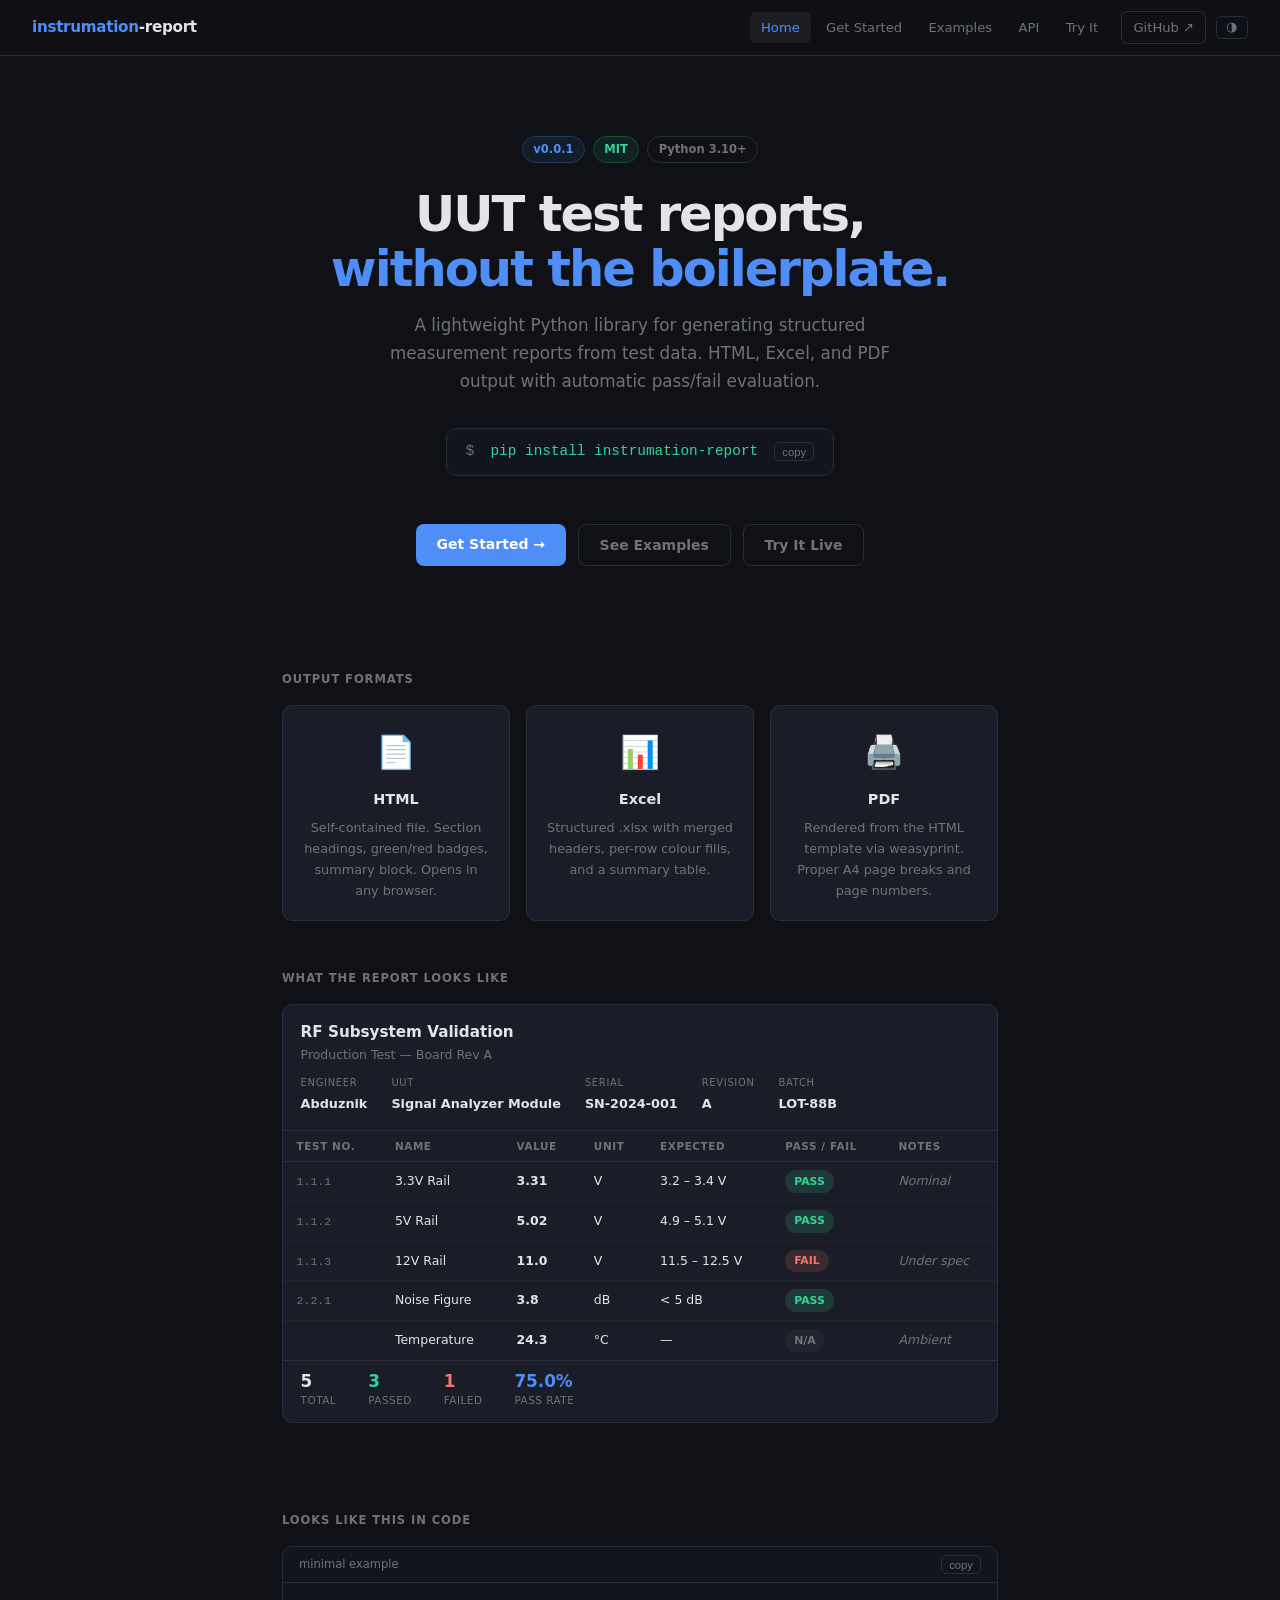
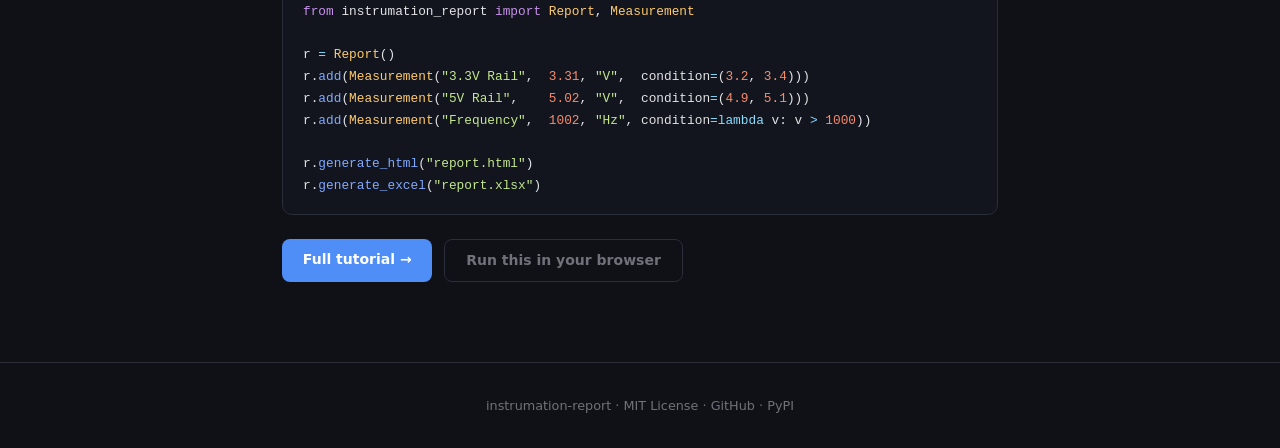
<file: index.html>
<!DOCTYPE html>
<html lang="en">
<head>
  <meta charset="UTF-8" />
  <meta name="viewport" content="width=device-width, initial-scale=1.0" />
  <title>instrumation-report — UUT measurement reports in Python</title>
  <link rel="stylesheet" href="assets/style.css" />
  <style>
    /* ── Hero ── */
    .hero {
      max-width: 720px;
      margin: 0 auto;
      padding: 5rem 2rem 3.5rem;
      text-align: center;
    }
    .hero h1 {
      font-size: clamp(2rem, 5vw, 3.1rem);
      font-weight: 800;
      letter-spacing: -.04em;
      line-height: 1.1;
      margin-bottom: 1rem;
    }
    .hero h1 .hl { color: var(--accent); }
    .hero p { font-size: 1.05rem; color: var(--muted); max-width: 520px; margin: 0 auto 2rem; }
    .hero-btns { display: flex; gap: .75rem; justify-content: center; flex-wrap: wrap; margin-bottom: 3rem; }

    /* ── Install ── */
    .install-center {
      display: flex;
      justify-content: center;
      margin-bottom: 1.5rem;
    }

    /* ── Report preview centered ── */
    .preview-wrap {
      max-width: 780px;
      margin: 0 auto;
      padding: 0 2rem 4rem;
    }
    .section-label {
      font-size: .72rem;
      font-weight: 700;
      text-transform: uppercase;
      letter-spacing: .08em;
      color: var(--muted);
      margin-bottom: 1rem;
    }

    /* ── Output cards ── */
    .output-grid {
      display: grid;
      grid-template-columns: repeat(auto-fill, minmax(220px, 1fr));
      gap: 1rem;
      margin-bottom: 3rem;
    }
    .output-card {
      background: var(--surface);
      border: 1px solid var(--border);
      border-radius: 10px;
      padding: 1.2rem;
      text-align: center;
    }
    .output-card .oc-icon { font-size: 2rem; margin-bottom: .6rem; }
    .output-card h3 { font-size: .9rem; font-weight: 700; margin-bottom: .3rem; }
    .output-card p  { font-size: .8rem; color: var(--muted); }

    /* ── Quick code ── */
    .quick-section {
      max-width: 780px;
      margin: 0 auto;
      padding: 0 2rem 5rem;
    }
  </style>
</head>
<body>

<nav class="site-nav">
  <a class="nav-brand" href="index.html"><span>instrumation</span>-report</a>
  <div class="nav-links">
    <a href="index.html" class="active">Home</a>
    <a href="get-started.html">Get Started</a>
    <a href="examples.html">Examples</a>
    <a href="api.html">API</a>
    <a href="try.html">Try It</a>
    <a href="https://github.com/abduznik/instrumation-report" class="nav-gh">GitHub ↗</a>
    <button class="theme-btn" onclick="toggleTheme()" title="Toggle theme">
      <span class="icon-sun">☀︎</span>
      <span class="icon-moon">◑</span>
    </button>
  </div>
</nav>

<!-- Hero -->
<div class="hero">
  <div class="badge-row" style="justify-content:center">
    <span class="badge badge-blue">v0.0.1</span>
    <span class="badge badge-green">MIT</span>
    <span class="badge">Python 3.10+</span>
  </div>
  <h1>UUT test reports,<br><span class="hl">without the boilerplate.</span></h1>
  <p>A lightweight Python library for generating structured measurement reports from test data.
     HTML, Excel, and PDF output with automatic pass/fail evaluation.</p>

  <div class="install-center">
    <div class="install-strip">
      <span class="prompt">$</span>
      <span id="install-cmd">pip install instrumation-report</span>
      <button class="copy-btn" onclick="copyInstall()">copy</button>
    </div>
  </div>

  <div class="hero-btns">
    <a href="get-started.html" class="btn btn-primary">Get Started →</a>
    <a href="examples.html" class="btn btn-ghost">See Examples</a>
    <a href="try.html" class="btn btn-ghost">Try It Live</a>
  </div>
</div>

<!-- Output formats -->
<div class="preview-wrap">
  <p class="section-label">Output formats</p>
  <div class="output-grid">
    <div class="output-card">
      <div class="oc-icon">📄</div>
      <h3>HTML</h3>
      <p>Self-contained file. Section headings, green/red badges, summary block. Opens in any browser.</p>
    </div>
    <div class="output-card">
      <div class="oc-icon">📊</div>
      <h3>Excel</h3>
      <p>Structured .xlsx with merged headers, per-row colour fills, and a summary table.</p>
    </div>
    <div class="output-card">
      <div class="oc-icon">🖨️</div>
      <h3>PDF</h3>
      <p>Rendered from the HTML template via weasyprint. Proper A4 page breaks and page numbers.</p>
    </div>
  </div>

  <!-- Live preview of what the report looks like -->
  <p class="section-label">What the report looks like</p>
  <div class="preview-card">
    <div class="preview-header">
      <h3>RF Subsystem Validation</h3>
      <p>Production Test — Board Rev A</p>
      <div class="preview-meta">
        <div><span class="preview-meta-label">Engineer</span><span class="preview-meta-value">Abduznik</span></div>
        <div><span class="preview-meta-label">UUT</span><span class="preview-meta-value">Signal Analyzer Module</span></div>
        <div><span class="preview-meta-label">Serial</span><span class="preview-meta-value">SN-2024-001</span></div>
        <div><span class="preview-meta-label">Revision</span><span class="preview-meta-value">A</span></div>
        <div><span class="preview-meta-label">Batch</span><span class="preview-meta-value">LOT-88B</span></div>
      </div>
    </div>
    <table class="preview-table">
      <thead><tr><th>Test No.</th><th>Name</th><th>Value</th><th>Unit</th><th>Expected</th><th>Pass / Fail</th><th>Notes</th></tr></thead>
      <tbody>
        <tr><td style="color:var(--muted);font-family:monospace;font-size:.72rem">1.1.1</td><td>3.3V Rail</td><td><strong>3.31</strong></td><td>V</td><td>3.2 – 3.4 V</td><td><span class="pill pill-pass">PASS</span></td><td style="color:var(--muted);font-size:.78rem;font-style:italic">Nominal</td></tr>
        <tr><td style="color:var(--muted);font-family:monospace;font-size:.72rem">1.1.2</td><td>5V Rail</td><td><strong>5.02</strong></td><td>V</td><td>4.9 – 5.1 V</td><td><span class="pill pill-pass">PASS</span></td><td></td></tr>
        <tr><td style="color:var(--muted);font-family:monospace;font-size:.72rem">1.1.3</td><td>12V Rail</td><td><strong>11.0</strong></td><td>V</td><td>11.5 – 12.5 V</td><td><span class="pill pill-fail">FAIL</span></td><td style="color:var(--muted);font-size:.78rem;font-style:italic">Under spec</td></tr>
        <tr><td style="color:var(--muted);font-family:monospace;font-size:.72rem">2.2.1</td><td>Noise Figure</td><td><strong>3.8</strong></td><td>dB</td><td>&lt; 5 dB</td><td><span class="pill pill-pass">PASS</span></td><td></td></tr>
        <tr><td></td><td>Temperature</td><td><strong>24.3</strong></td><td>°C</td><td>—</td><td><span class="pill pill-na">N/A</span></td><td style="color:var(--muted);font-size:.78rem;font-style:italic">Ambient</td></tr>
      </tbody>
    </table>
    <div class="preview-summary">
      <div><span class="s-num">5</span><span class="s-lbl">Total</span></div>
      <div><span class="s-num" style="color:var(--pass)">3</span><span class="s-lbl">Passed</span></div>
      <div><span class="s-num" style="color:var(--fail)">1</span><span class="s-lbl">Failed</span></div>
      <div><span class="s-num" style="color:var(--accent)">75.0%</span><span class="s-lbl">Pass Rate</span></div>
    </div>
  </div>
</div>

<!-- Minimal code teaser -->
<div class="quick-section">
  <p class="section-label">Looks like this in code</p>
  <div class="code-block">
    <div class="code-block-header"><span>minimal example</span><button class="copy-btn" onclick="copyCode('minimal')">copy</button></div>
    <pre id="minimal"><span class="kw">from</span> instrumation_report <span class="kw">import</span> <span class="cls">Report</span>, <span class="cls">Measurement</span>

r <span class="op">=</span> <span class="cls">Report</span>()
r.<span class="fn">add</span>(<span class="cls">Measurement</span>(<span class="str">"3.3V Rail"</span>,  <span class="num">3.31</span>, <span class="str">"V"</span>,  condition<span class="op">=</span>(<span class="num">3.2</span>, <span class="num">3.4</span>)))
r.<span class="fn">add</span>(<span class="cls">Measurement</span>(<span class="str">"5V Rail"</span>,    <span class="num">5.02</span>, <span class="str">"V"</span>,  condition<span class="op">=</span>(<span class="num">4.9</span>, <span class="num">5.1</span>)))
r.<span class="fn">add</span>(<span class="cls">Measurement</span>(<span class="str">"Frequency"</span>,  <span class="num">1002</span>, <span class="str">"Hz"</span>, condition<span class="op">=lambda</span> v: v <span class="op">&gt;</span> <span class="num">1000</span>))

r.<span class="fn">generate_html</span>(<span class="str">"report.html"</span>)
r.<span class="fn">generate_excel</span>(<span class="str">"report.xlsx"</span>)</pre>
  </div>
  <div style="display:flex;gap:.75rem;flex-wrap:wrap">
    <a href="get-started.html" class="btn btn-primary">Full tutorial →</a>
    <a href="try.html" class="btn btn-ghost">Run this in your browser</a>
  </div>
</div>

<footer class="site-footer">
  instrumation-report · MIT License ·
  <a href="https://github.com/abduznik/instrumation-report">GitHub</a> ·
  <a href="https://pypi.org/project/instrumation-report/">PyPI</a>
</footer>

<script>
function copyInstall() {
  navigator.clipboard.writeText("pip install instrumation-report").then(() => {
    const b = document.querySelector(".copy-btn");
    b.textContent = "copied!";
    setTimeout(() => b.textContent = "copy", 1500);
  });
}
function copyCode(id) {
  const text = document.getElementById(id).innerText;
  navigator.clipboard.writeText(text).then(() => {
    event.target.textContent = "copied!";
    setTimeout(() => event.target.textContent = "copy", 1500);
  });
}
</script>
<script>
(function(){
  const saved = localStorage.getItem("ir-theme");
  if (saved === "light") document.documentElement.classList.add("light");
})();
function toggleTheme() {
  const light = document.documentElement.classList.toggle("light");
  localStorage.setItem("ir-theme", light ? "light" : "dark");
}
</script>
</body>
</html>
</file>
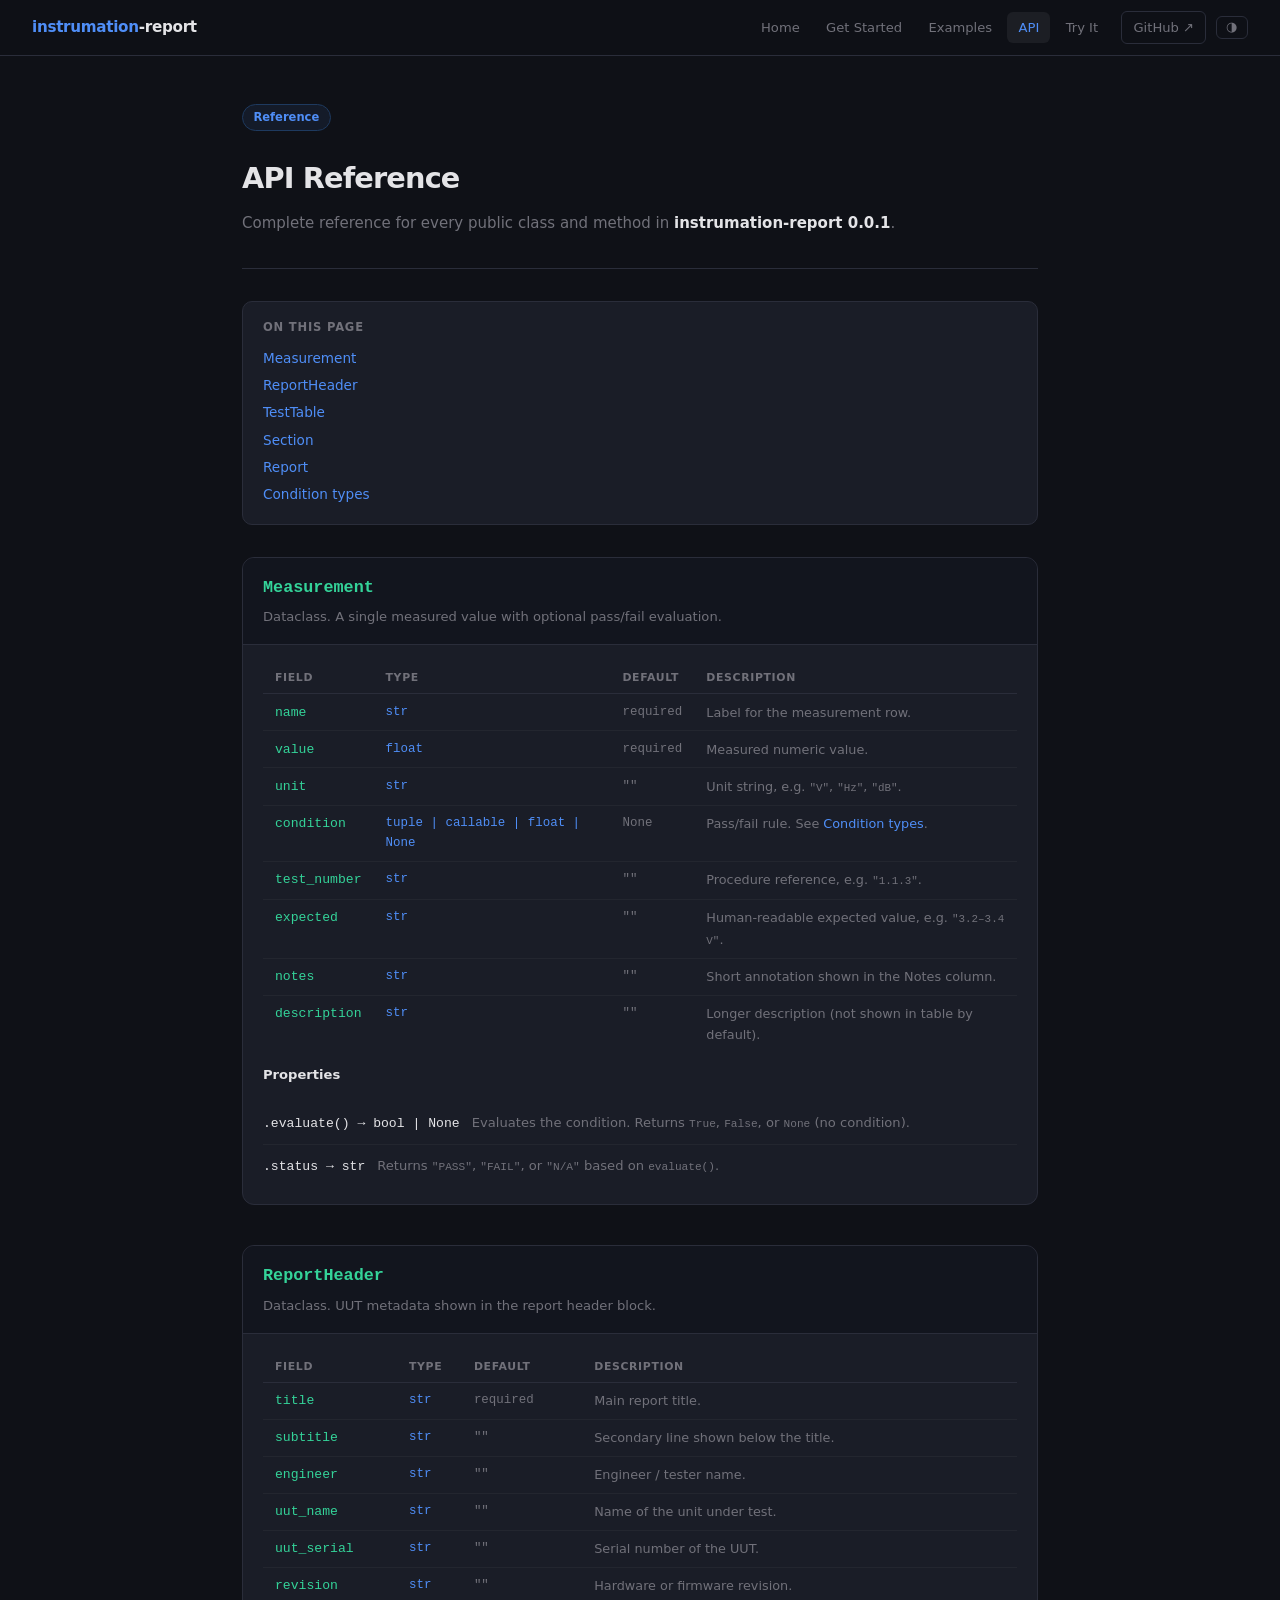
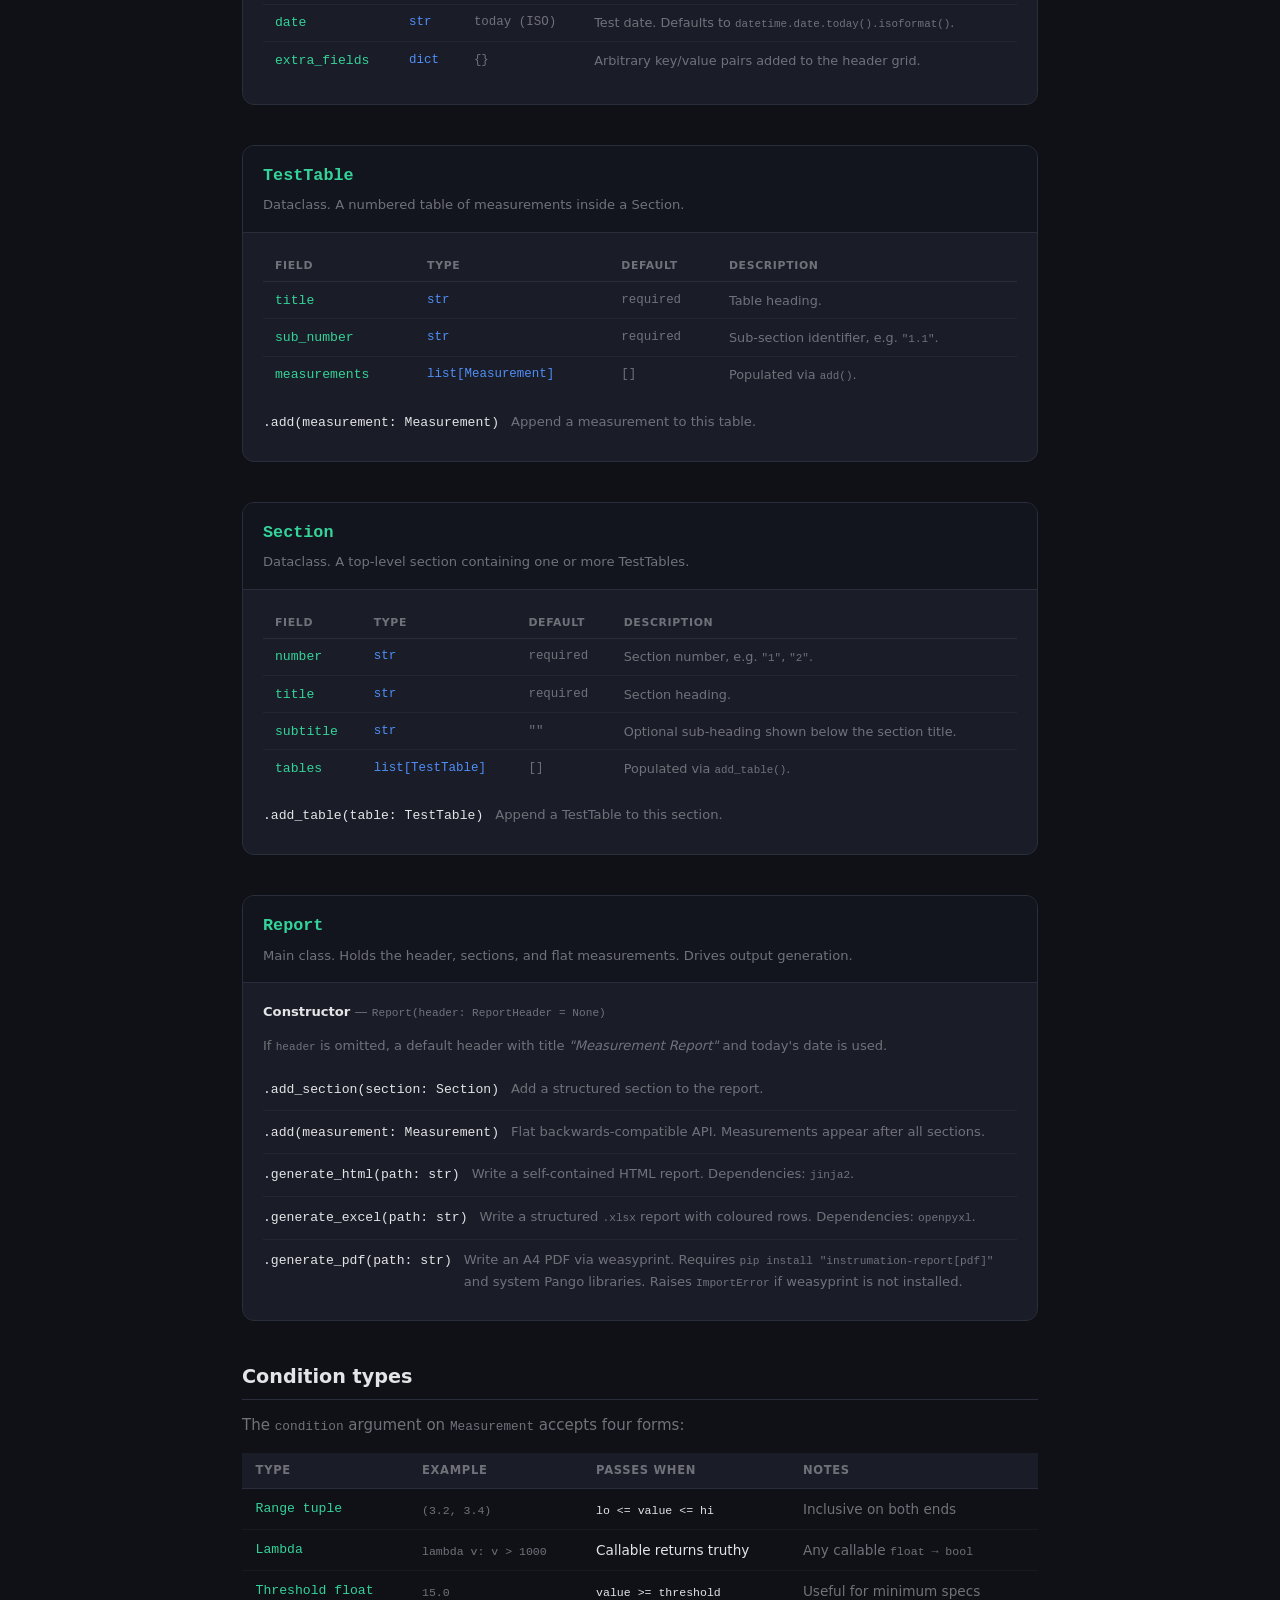
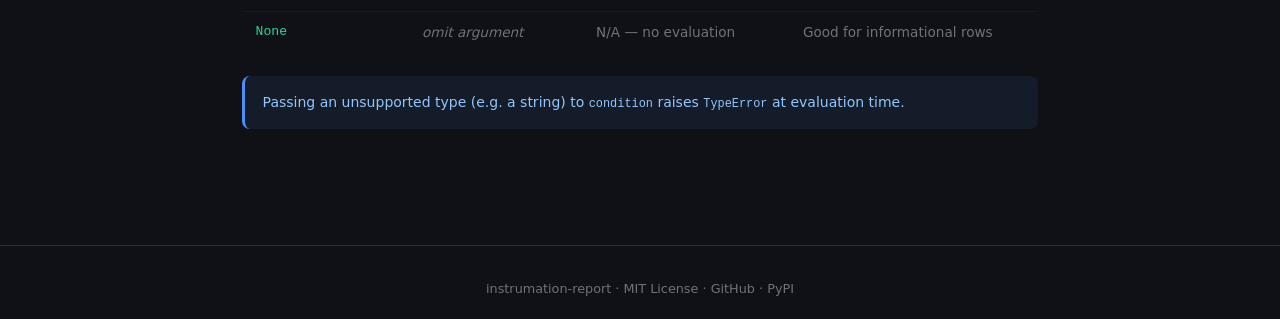
<file: api.html>
<!DOCTYPE html>
<html lang="en">
<head>
  <meta charset="UTF-8" />
  <meta name="viewport" content="width=device-width, initial-scale=1.0" />
  <title>API Reference — instrumation-report</title>
  <link rel="stylesheet" href="assets/style.css" />
  <style>
    .api-class {
      background: var(--surface);
      border: 1px solid var(--border);
      border-radius: 12px;
      margin-bottom: 2.5rem;
      overflow: hidden;
    }
    .api-class-header {
      padding: 1rem 1.25rem;
      border-bottom: 1px solid var(--border);
      background: var(--code-bg);
    }
    .api-class-header h2 {
      font-family: "SF Mono","Fira Code",monospace;
      font-size: 1.05rem;
      font-weight: 700;
      color: var(--accent2);
      margin: 0;
      padding: 0;
      border: none;
    }
    .api-class-header p { font-size: .82rem; color: var(--muted); margin: .3rem 0 0; }
    .api-body { padding: 1.1rem 1.25rem; }

    .param-table { width: 100%; border-collapse: collapse; font-size: .82rem; margin-bottom: .5rem; }
    .param-table th { text-align: left; padding: .4rem .75rem; font-size: .68rem; font-weight: 700; text-transform: uppercase; letter-spacing: .06em; color: var(--muted); border-bottom: 1px solid var(--border); }
    .param-table td { padding: .45rem .75rem; border-bottom: 1px solid rgba(255,255,255,.04); vertical-align: top; }
    .param-table tr:last-child td { border-bottom: none; }
    .param-name { color: var(--accent2); font-family: monospace; font-size: .82rem; }
    .param-type { color: var(--accent); font-family: monospace; font-size: .78rem; }
    .param-default { color: var(--muted); font-family: monospace; font-size: .78rem; }
    .param-desc { color: var(--muted); font-size: .8rem; }

    .method-row {
      display: flex;
      align-items: baseline;
      gap: .75rem;
      padding: .6rem 0;
      border-bottom: 1px solid rgba(255,255,255,.04);
    }
    .method-row:last-child { border-bottom: none; }
    .method-sig { font-family: monospace; font-size: .82rem; color: var(--text); flex-shrink: 0; }
    .method-desc { font-size: .82rem; color: var(--muted); }

    .toc {
      background: var(--surface);
      border: 1px solid var(--border);
      border-radius: 10px;
      padding: 1rem 1.25rem;
      margin-bottom: 2rem;
      font-size: .85rem;
    }
    .toc p { color: var(--muted); font-size: .72rem; text-transform: uppercase; letter-spacing: .07em; font-weight: 700; margin-bottom: .5rem; }
    .toc a { color: var(--accent); display: block; padding: .15rem 0; }
  </style>
</head>
<body>

<nav class="site-nav">
  <a class="nav-brand" href="index.html"><span>instrumation</span>-report</a>
  <div class="nav-links">
    <a href="index.html">Home</a>
    <a href="get-started.html">Get Started</a>
    <a href="examples.html">Examples</a>
    <a href="api.html" class="active">API</a>
    <a href="try.html">Try It</a>
    <a href="https://github.com/abduznik/instrumation-report" class="nav-gh">GitHub ↗</a>
    <button class="theme-btn" onclick="toggleTheme()" title="Toggle theme">
      <span class="icon-sun">☀︎</span>
      <span class="icon-moon">◑</span>
    </button>
  </div>
</nav>

<div class="page-wrap prose">

  <div class="badge-row"><span class="badge badge-blue">Reference</span></div>
  <h1>API Reference</h1>
  <p>Complete reference for every public class and method in <strong>instrumation-report 0.0.1</strong>.</p>
  <hr />

  <div class="toc">
    <p>On this page</p>
    <a href="#measurement">Measurement</a>
    <a href="#reportheader">ReportHeader</a>
    <a href="#testtable">TestTable</a>
    <a href="#section">Section</a>
    <a href="#report">Report</a>
    <a href="#conditions">Condition types</a>
  </div>

  <!-- Measurement -->
  <div class="api-class" id="measurement">
    <div class="api-class-header">
      <h2>Measurement</h2>
      <p>Dataclass. A single measured value with optional pass/fail evaluation.</p>
    </div>
    <div class="api-body">
      <table class="param-table">
        <thead><tr><th>Field</th><th>Type</th><th>Default</th><th>Description</th></tr></thead>
        <tbody>
          <tr><td class="param-name">name</td><td class="param-type">str</td><td class="param-default">required</td><td class="param-desc">Label for the measurement row.</td></tr>
          <tr><td class="param-name">value</td><td class="param-type">float</td><td class="param-default">required</td><td class="param-desc">Measured numeric value.</td></tr>
          <tr><td class="param-name">unit</td><td class="param-type">str</td><td class="param-default">""</td><td class="param-desc">Unit string, e.g. <code>"V"</code>, <code>"Hz"</code>, <code>"dB"</code>.</td></tr>
          <tr><td class="param-name">condition</td><td class="param-type">tuple | callable | float | None</td><td class="param-default">None</td><td class="param-desc">Pass/fail rule. See <a href="#conditions">Condition types</a>.</td></tr>
          <tr><td class="param-name">test_number</td><td class="param-type">str</td><td class="param-default">""</td><td class="param-desc">Procedure reference, e.g. <code>"1.1.3"</code>.</td></tr>
          <tr><td class="param-name">expected</td><td class="param-type">str</td><td class="param-default">""</td><td class="param-desc">Human-readable expected value, e.g. <code>"3.2–3.4 V"</code>.</td></tr>
          <tr><td class="param-name">notes</td><td class="param-type">str</td><td class="param-default">""</td><td class="param-desc">Short annotation shown in the Notes column.</td></tr>
          <tr><td class="param-name">description</td><td class="param-type">str</td><td class="param-default">""</td><td class="param-desc">Longer description (not shown in table by default).</td></tr>
        </tbody>
      </table>

      <p style="margin-top:.75rem;font-size:.82rem;color:var(--muted)"><strong style="color:var(--text)">Properties</strong></p>
      <div class="method-row">
        <span class="method-sig">.evaluate() → bool | None</span>
        <span class="method-desc">Evaluates the condition. Returns <code>True</code>, <code>False</code>, or <code>None</code> (no condition).</span>
      </div>
      <div class="method-row">
        <span class="method-sig">.status → str</span>
        <span class="method-desc">Returns <code>"PASS"</code>, <code>"FAIL"</code>, or <code>"N/A"</code> based on <code>evaluate()</code>.</span>
      </div>
    </div>
  </div>

  <!-- ReportHeader -->
  <div class="api-class" id="reportheader">
    <div class="api-class-header">
      <h2>ReportHeader</h2>
      <p>Dataclass. UUT metadata shown in the report header block.</p>
    </div>
    <div class="api-body">
      <table class="param-table">
        <thead><tr><th>Field</th><th>Type</th><th>Default</th><th>Description</th></tr></thead>
        <tbody>
          <tr><td class="param-name">title</td><td class="param-type">str</td><td class="param-default">required</td><td class="param-desc">Main report title.</td></tr>
          <tr><td class="param-name">subtitle</td><td class="param-type">str</td><td class="param-default">""</td><td class="param-desc">Secondary line shown below the title.</td></tr>
          <tr><td class="param-name">engineer</td><td class="param-type">str</td><td class="param-default">""</td><td class="param-desc">Engineer / tester name.</td></tr>
          <tr><td class="param-name">uut_name</td><td class="param-type">str</td><td class="param-default">""</td><td class="param-desc">Name of the unit under test.</td></tr>
          <tr><td class="param-name">uut_serial</td><td class="param-type">str</td><td class="param-default">""</td><td class="param-desc">Serial number of the UUT.</td></tr>
          <tr><td class="param-name">revision</td><td class="param-type">str</td><td class="param-default">""</td><td class="param-desc">Hardware or firmware revision.</td></tr>
          <tr><td class="param-name">date</td><td class="param-type">str</td><td class="param-default">today (ISO)</td><td class="param-desc">Test date. Defaults to <code>datetime.date.today().isoformat()</code>.</td></tr>
          <tr><td class="param-name">extra_fields</td><td class="param-type">dict</td><td class="param-default">{}</td><td class="param-desc">Arbitrary key/value pairs added to the header grid.</td></tr>
        </tbody>
      </table>
    </div>
  </div>

  <!-- TestTable -->
  <div class="api-class" id="testtable">
    <div class="api-class-header">
      <h2>TestTable</h2>
      <p>Dataclass. A numbered table of measurements inside a Section.</p>
    </div>
    <div class="api-body">
      <table class="param-table">
        <thead><tr><th>Field</th><th>Type</th><th>Default</th><th>Description</th></tr></thead>
        <tbody>
          <tr><td class="param-name">title</td><td class="param-type">str</td><td class="param-default">required</td><td class="param-desc">Table heading.</td></tr>
          <tr><td class="param-name">sub_number</td><td class="param-type">str</td><td class="param-default">required</td><td class="param-desc">Sub-section identifier, e.g. <code>"1.1"</code>.</td></tr>
          <tr><td class="param-name">measurements</td><td class="param-type">list[Measurement]</td><td class="param-default">[]</td><td class="param-desc">Populated via <code>add()</code>.</td></tr>
        </tbody>
      </table>
      <div class="method-row">
        <span class="method-sig">.add(measurement: Measurement)</span>
        <span class="method-desc">Append a measurement to this table.</span>
      </div>
    </div>
  </div>

  <!-- Section -->
  <div class="api-class" id="section">
    <div class="api-class-header">
      <h2>Section</h2>
      <p>Dataclass. A top-level section containing one or more TestTables.</p>
    </div>
    <div class="api-body">
      <table class="param-table">
        <thead><tr><th>Field</th><th>Type</th><th>Default</th><th>Description</th></tr></thead>
        <tbody>
          <tr><td class="param-name">number</td><td class="param-type">str</td><td class="param-default">required</td><td class="param-desc">Section number, e.g. <code>"1"</code>, <code>"2"</code>.</td></tr>
          <tr><td class="param-name">title</td><td class="param-type">str</td><td class="param-default">required</td><td class="param-desc">Section heading.</td></tr>
          <tr><td class="param-name">subtitle</td><td class="param-type">str</td><td class="param-default">""</td><td class="param-desc">Optional sub-heading shown below the section title.</td></tr>
          <tr><td class="param-name">tables</td><td class="param-type">list[TestTable]</td><td class="param-default">[]</td><td class="param-desc">Populated via <code>add_table()</code>.</td></tr>
        </tbody>
      </table>
      <div class="method-row">
        <span class="method-sig">.add_table(table: TestTable)</span>
        <span class="method-desc">Append a TestTable to this section.</span>
      </div>
    </div>
  </div>

  <!-- Report -->
  <div class="api-class" id="report">
    <div class="api-class-header">
      <h2>Report</h2>
      <p>Main class. Holds the header, sections, and flat measurements. Drives output generation.</p>
    </div>
    <div class="api-body">
      <p style="font-size:.82rem;color:var(--muted);margin-bottom:.75rem">
        <strong style="color:var(--text)">Constructor</strong> —
        <code>Report(header: ReportHeader = None)</code>
      </p>
      <p style="font-size:.82rem;color:var(--muted);margin-bottom:.75rem">
        If <code>header</code> is omitted, a default header with title <em>"Measurement Report"</em> and today's date is used.
      </p>

      <div class="method-row">
        <span class="method-sig">.add_section(section: Section)</span>
        <span class="method-desc">Add a structured section to the report.</span>
      </div>
      <div class="method-row">
        <span class="method-sig">.add(measurement: Measurement)</span>
        <span class="method-desc">Flat backwards-compatible API. Measurements appear after all sections.</span>
      </div>
      <div class="method-row">
        <span class="method-sig">.generate_html(path: str)</span>
        <span class="method-desc">Write a self-contained HTML report. Dependencies: <code>jinja2</code>.</span>
      </div>
      <div class="method-row">
        <span class="method-sig">.generate_excel(path: str)</span>
        <span class="method-desc">Write a structured <code>.xlsx</code> report with coloured rows. Dependencies: <code>openpyxl</code>.</span>
      </div>
      <div class="method-row">
        <span class="method-sig">.generate_pdf(path: str)</span>
        <span class="method-desc">Write an A4 PDF via weasyprint. Requires <code>pip install "instrumation-report[pdf]"</code> and system Pango libraries. Raises <code>ImportError</code> if weasyprint is not installed.</span>
      </div>
    </div>
  </div>

  <!-- Conditions -->
  <h2 id="conditions">Condition types</h2>
  <p>The <code>condition</code> argument on <code>Measurement</code> accepts four forms:</p>

  <table class="wiki-table">
    <thead><tr><th>Type</th><th>Example</th><th>Passes when</th><th>Notes</th></tr></thead>
    <tbody>
      <tr>
        <td>Range tuple</td>
        <td><code>(3.2, 3.4)</code></td>
        <td style="color:var(--text)"><code>lo &lt;= value &lt;= hi</code></td>
        <td style="color:var(--muted)">Inclusive on both ends</td>
      </tr>
      <tr>
        <td>Lambda</td>
        <td><code>lambda v: v &gt; 1000</code></td>
        <td style="color:var(--text)">Callable returns truthy</td>
        <td style="color:var(--muted)">Any callable <code>float → bool</code></td>
      </tr>
      <tr>
        <td>Threshold float</td>
        <td><code>15.0</code></td>
        <td style="color:var(--text)"><code>value &gt;= threshold</code></td>
        <td style="color:var(--muted)">Useful for minimum specs</td>
      </tr>
      <tr>
        <td>None</td>
        <td><em>omit argument</em></td>
        <td style="color:var(--muted)">N/A — no evaluation</td>
        <td style="color:var(--muted)">Good for informational rows</td>
      </tr>
    </tbody>
  </table>

  <div class="callout callout-info">
    Passing an unsupported type (e.g. a string) to <code>condition</code> raises <code>TypeError</code> at evaluation time.
  </div>

</div>

<footer class="site-footer">
  instrumation-report · MIT License ·
  <a href="https://github.com/abduznik/instrumation-report">GitHub</a> ·
  <a href="https://pypi.org/project/instrumation-report/">PyPI</a>
</footer>
<script>
(function(){
  const saved = localStorage.getItem("ir-theme");
  if (saved === "light") document.documentElement.classList.add("light");
})();
function toggleTheme() {
  const light = document.documentElement.classList.toggle("light");
  localStorage.setItem("ir-theme", light ? "light" : "dark");
}
</script>
</body>
</html>
</file>
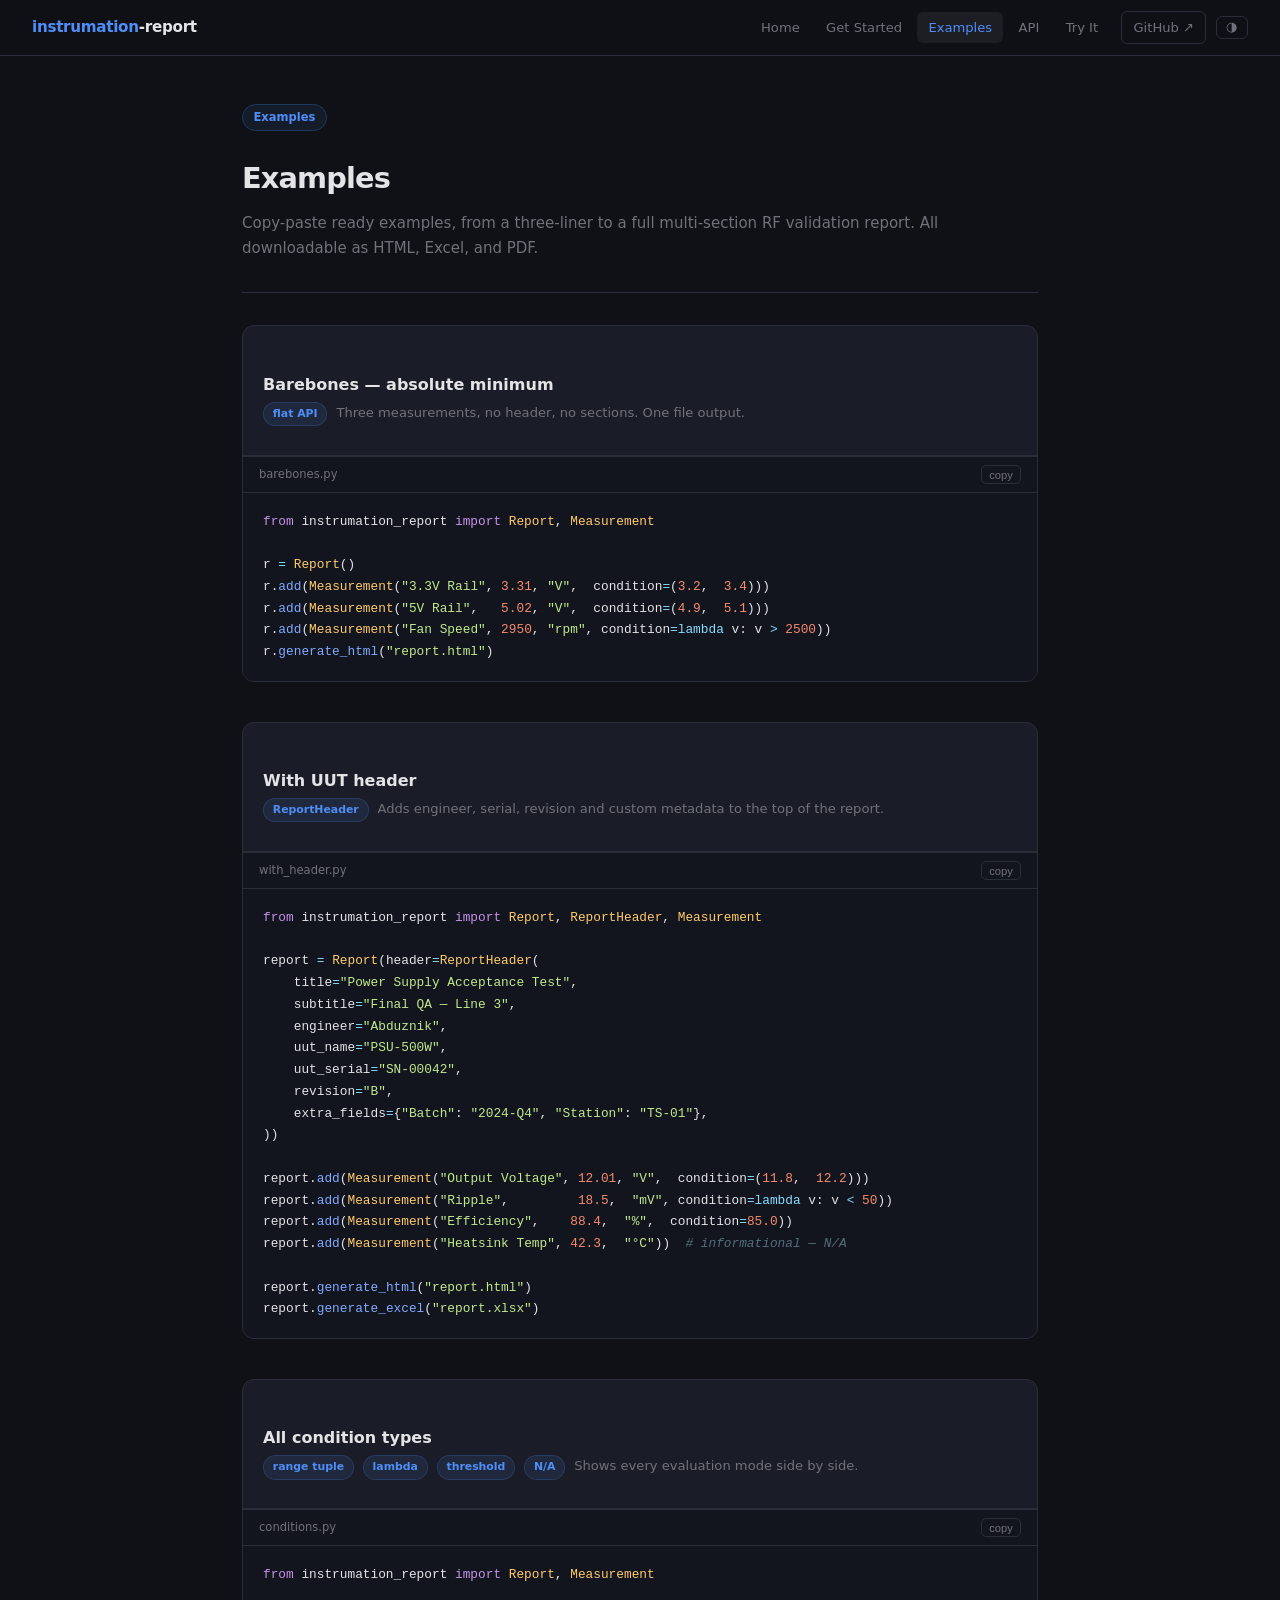
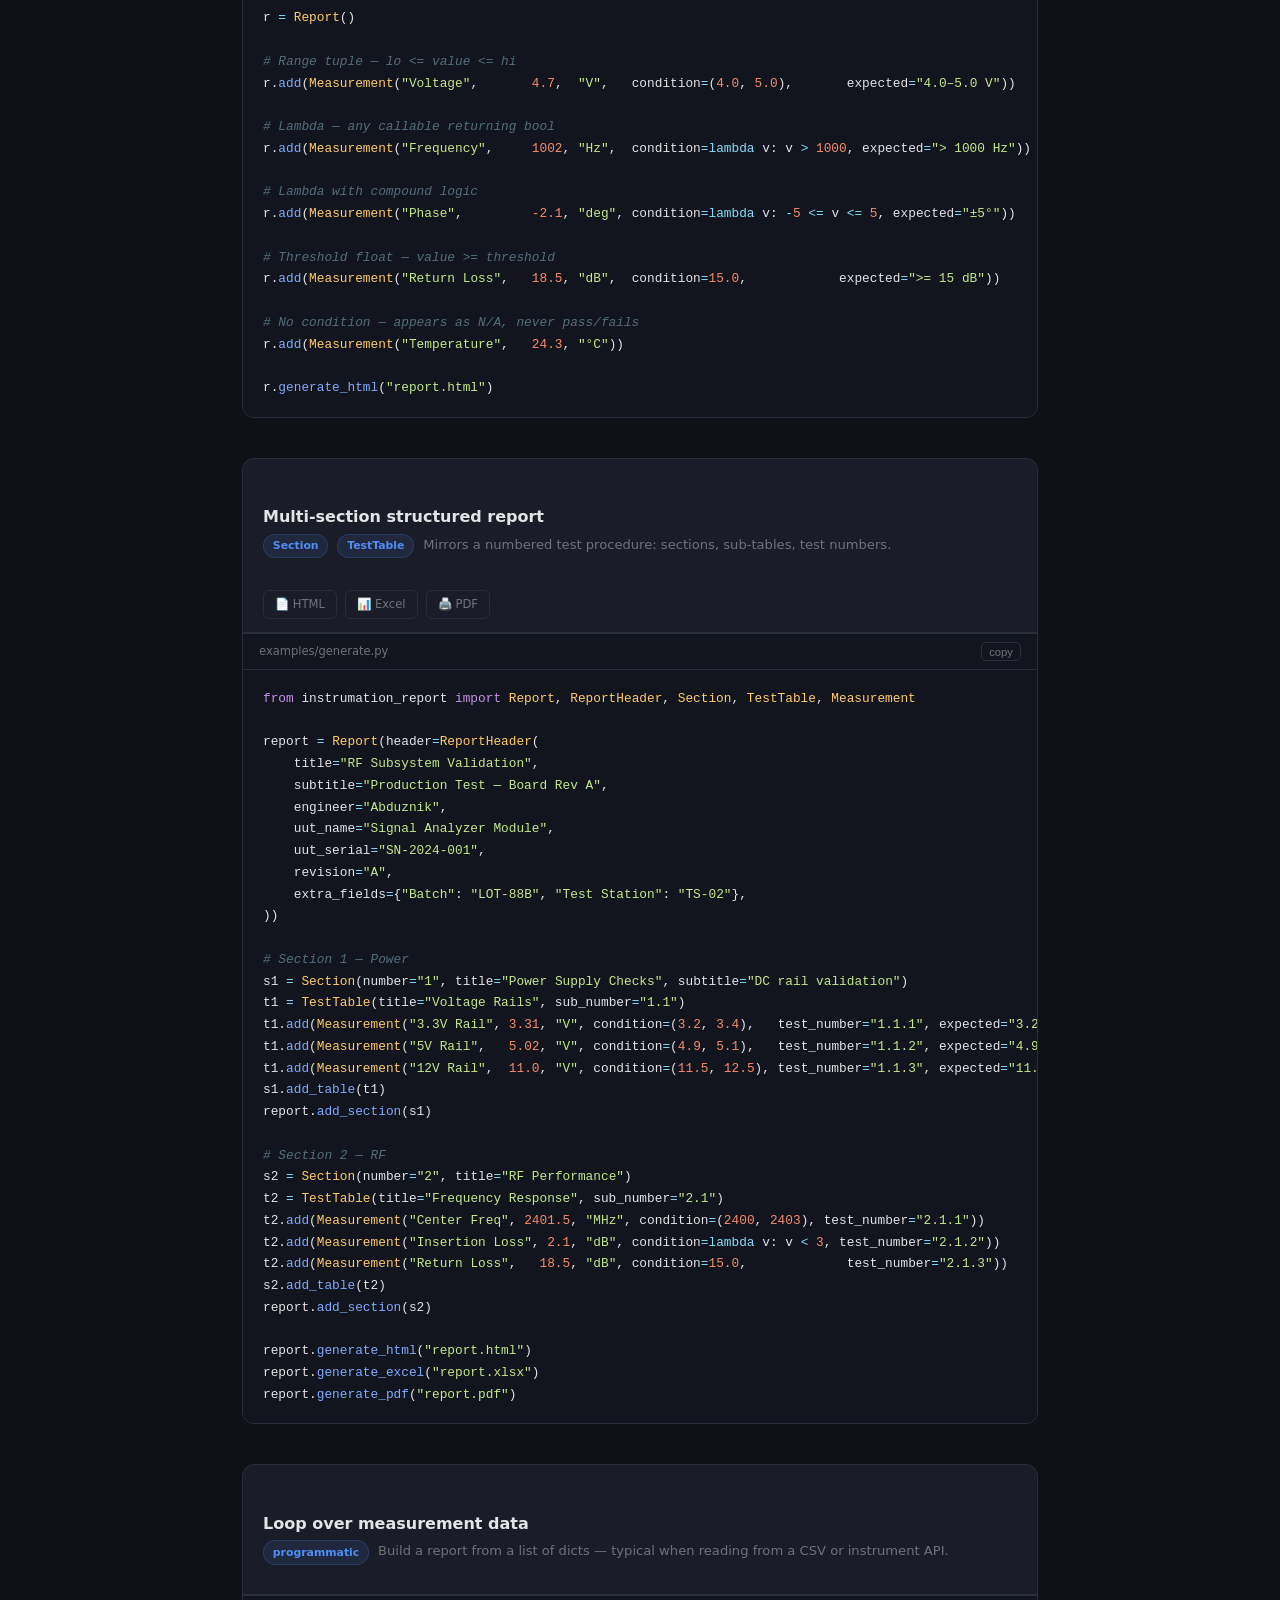
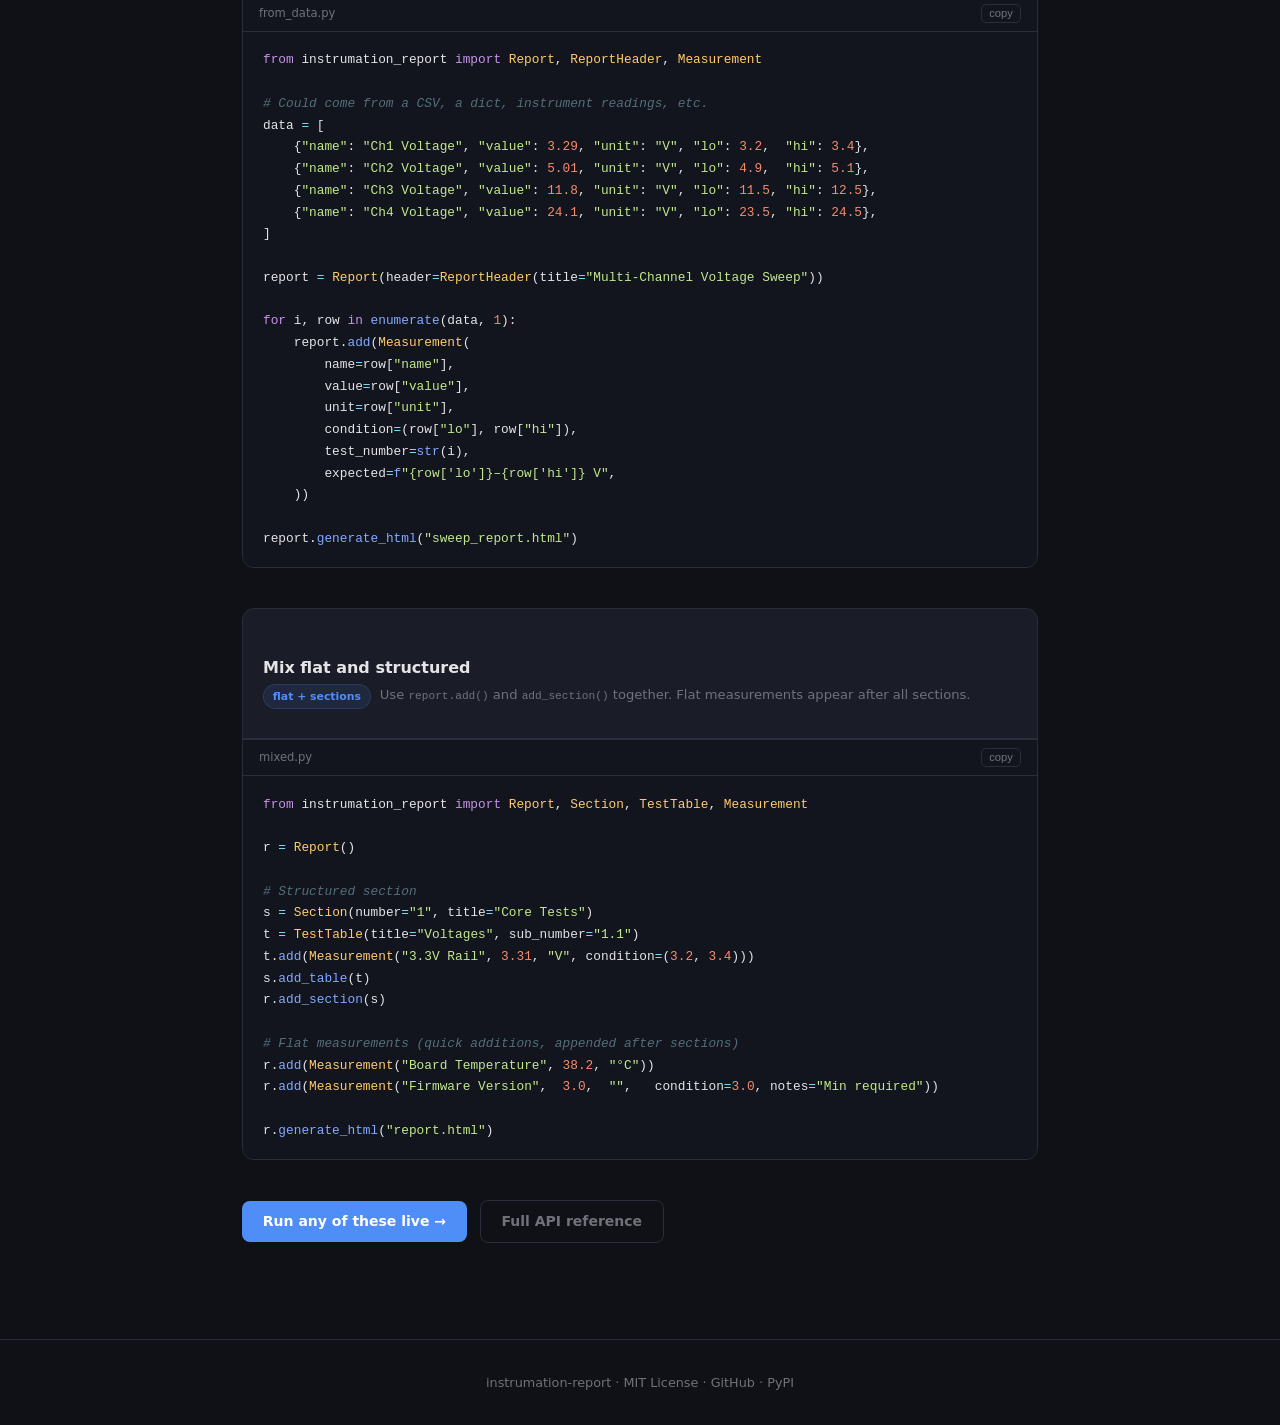
<file: examples.html>
<!DOCTYPE html>
<html lang="en">
<head>
  <meta charset="UTF-8" />
  <meta name="viewport" content="width=device-width, initial-scale=1.0" />
  <title>Examples — instrumation-report</title>
  <link rel="stylesheet" href="assets/style.css" />
  <style>
    .example-card {
      background: var(--surface);
      border: 1px solid var(--border);
      border-radius: 12px;
      margin-bottom: 2.5rem;
      overflow: hidden;
    }
    .example-card-header {
      display: flex;
      align-items: flex-start;
      justify-content: space-between;
      padding: 1.1rem 1.25rem .8rem;
      border-bottom: 1px solid var(--border);
      gap: 1rem;
      flex-wrap: wrap;
    }
    .example-card-header h3 { font-size: 1rem; font-weight: 700; color: var(--text); margin-bottom: .2rem; }
    .example-card-header p  { font-size: .82rem; color: var(--muted); }
    .example-dl { display: flex; gap: .5rem; flex-wrap: wrap; flex-shrink: 0; }
    .example-dl a {
      display: inline-block;
      padding: .25rem .7rem;
      border: 1px solid var(--border);
      border-radius: 6px;
      font-size: .72rem;
      color: var(--muted);
      white-space: nowrap;
    }
    .example-dl a:hover { color: var(--text); border-color: var(--muted); text-decoration: none; }
    .example-card .code-block { border-radius: 0; border-left: none; border-right: none; border-bottom: none; margin-bottom: 0; }
    .example-card .code-block-header { border-top: none; }
    .tag {
      display: inline-block;
      padding: .15rem .55rem;
      border-radius: 999px;
      font-size: .68rem;
      font-weight: 600;
      background: rgba(79,142,247,.1);
      color: var(--accent);
      border: 1px solid rgba(79,142,247,.2);
      margin-right: .3rem;
    }
  </style>
</head>
<body>

<nav class="site-nav">
  <a class="nav-brand" href="index.html"><span>instrumation</span>-report</a>
  <div class="nav-links">
    <a href="index.html">Home</a>
    <a href="get-started.html">Get Started</a>
    <a href="examples.html" class="active">Examples</a>
    <a href="api.html">API</a>
    <a href="try.html">Try It</a>
    <a href="https://github.com/abduznik/instrumation-report" class="nav-gh">GitHub ↗</a>
    <button class="theme-btn" onclick="toggleTheme()" title="Toggle theme">
      <span class="icon-sun">☀︎</span>
      <span class="icon-moon">◑</span>
    </button>
  </div>
</nav>

<div class="page-wrap prose">

  <div class="badge-row"><span class="badge badge-blue">Examples</span></div>
  <h1>Examples</h1>
  <p>Copy-paste ready examples, from a three-liner to a full multi-section RF validation report.
     All downloadable as HTML, Excel, and PDF.</p>
  <hr />

  <!-- 1. Barebones -->
  <div class="example-card">
    <div class="example-card-header">
      <div>
        <h3>Barebones — absolute minimum</h3>
        <p><span class="tag">flat API</span> Three measurements, no header, no sections. One file output.</p>
      </div>
    </div>
    <div class="code-block">
      <div class="code-block-header"><span>barebones.py</span><button class="copy-btn" onclick="copyCode('e1')">copy</button></div>
      <pre id="e1"><span class="kw">from</span> instrumation_report <span class="kw">import</span> <span class="cls">Report</span>, <span class="cls">Measurement</span>

r <span class="op">=</span> <span class="cls">Report</span>()
r.<span class="fn">add</span>(<span class="cls">Measurement</span>(<span class="str">"3.3V Rail"</span>, <span class="num">3.31</span>, <span class="str">"V"</span>,  condition<span class="op">=</span>(<span class="num">3.2</span>,  <span class="num">3.4</span>)))
r.<span class="fn">add</span>(<span class="cls">Measurement</span>(<span class="str">"5V Rail"</span>,   <span class="num">5.02</span>, <span class="str">"V"</span>,  condition<span class="op">=</span>(<span class="num">4.9</span>,  <span class="num">5.1</span>)))
r.<span class="fn">add</span>(<span class="cls">Measurement</span>(<span class="str">"Fan Speed"</span>, <span class="num">2950</span>, <span class="str">"rpm"</span>, condition<span class="op">=lambda</span> v: v <span class="op">&gt;</span> <span class="num">2500</span>))
r.<span class="fn">generate_html</span>(<span class="str">"report.html"</span>)</pre>
    </div>
  </div>

  <!-- 2. With header -->
  <div class="example-card">
    <div class="example-card-header">
      <div>
        <h3>With UUT header</h3>
        <p><span class="tag">ReportHeader</span> Adds engineer, serial, revision and custom metadata to the top of the report.</p>
      </div>
    </div>
    <div class="code-block">
      <div class="code-block-header"><span>with_header.py</span><button class="copy-btn" onclick="copyCode('e2')">copy</button></div>
      <pre id="e2"><span class="kw">from</span> instrumation_report <span class="kw">import</span> <span class="cls">Report</span>, <span class="cls">ReportHeader</span>, <span class="cls">Measurement</span>

report <span class="op">=</span> <span class="cls">Report</span>(header<span class="op">=</span><span class="cls">ReportHeader</span>(
    title<span class="op">=</span><span class="str">"Power Supply Acceptance Test"</span>,
    subtitle<span class="op">=</span><span class="str">"Final QA — Line 3"</span>,
    engineer<span class="op">=</span><span class="str">"Abduznik"</span>,
    uut_name<span class="op">=</span><span class="str">"PSU-500W"</span>,
    uut_serial<span class="op">=</span><span class="str">"SN-00042"</span>,
    revision<span class="op">=</span><span class="str">"B"</span>,
    extra_fields<span class="op">=</span>{<span class="str">"Batch"</span>: <span class="str">"2024-Q4"</span>, <span class="str">"Station"</span>: <span class="str">"TS-01"</span>},
))

report.<span class="fn">add</span>(<span class="cls">Measurement</span>(<span class="str">"Output Voltage"</span>, <span class="num">12.01</span>, <span class="str">"V"</span>,  condition<span class="op">=</span>(<span class="num">11.8</span>,  <span class="num">12.2</span>)))
report.<span class="fn">add</span>(<span class="cls">Measurement</span>(<span class="str">"Ripple"</span>,         <span class="num">18.5</span>,  <span class="str">"mV"</span>, condition<span class="op">=lambda</span> v: v <span class="op">&lt;</span> <span class="num">50</span>))
report.<span class="fn">add</span>(<span class="cls">Measurement</span>(<span class="str">"Efficiency"</span>,    <span class="num">88.4</span>,  <span class="str">"%"</span>,  condition<span class="op">=</span><span class="num">85.0</span>))
report.<span class="fn">add</span>(<span class="cls">Measurement</span>(<span class="str">"Heatsink Temp"</span>, <span class="num">42.3</span>,  <span class="str">"°C"</span>))  <span class="cm"># informational — N/A</span>

report.<span class="fn">generate_html</span>(<span class="str">"report.html"</span>)
report.<span class="fn">generate_excel</span>(<span class="str">"report.xlsx"</span>)</pre>
    </div>
  </div>

  <!-- 3. All condition types -->
  <div class="example-card">
    <div class="example-card-header">
      <div>
        <h3>All condition types</h3>
        <p><span class="tag">range tuple</span> <span class="tag">lambda</span> <span class="tag">threshold</span> <span class="tag">N/A</span>
           Shows every evaluation mode side by side.</p>
      </div>
    </div>
    <div class="code-block">
      <div class="code-block-header"><span>conditions.py</span><button class="copy-btn" onclick="copyCode('e3')">copy</button></div>
      <pre id="e3"><span class="kw">from</span> instrumation_report <span class="kw">import</span> <span class="cls">Report</span>, <span class="cls">Measurement</span>

r <span class="op">=</span> <span class="cls">Report</span>()

<span class="cm"># Range tuple — lo &lt;= value &lt;= hi</span>
r.<span class="fn">add</span>(<span class="cls">Measurement</span>(<span class="str">"Voltage"</span>,       <span class="num">4.7</span>,  <span class="str">"V"</span>,   condition<span class="op">=</span>(<span class="num">4.0</span>, <span class="num">5.0</span>),       expected<span class="op">=</span><span class="str">"4.0–5.0 V"</span>))

<span class="cm"># Lambda — any callable returning bool</span>
r.<span class="fn">add</span>(<span class="cls">Measurement</span>(<span class="str">"Frequency"</span>,     <span class="num">1002</span>, <span class="str">"Hz"</span>,  condition<span class="op">=lambda</span> v: v <span class="op">&gt;</span> <span class="num">1000</span>, expected<span class="op">=</span><span class="str">"&gt; 1000 Hz"</span>))

<span class="cm"># Lambda with compound logic</span>
r.<span class="fn">add</span>(<span class="cls">Measurement</span>(<span class="str">"Phase"</span>,         <span class="num">-2.1</span>, <span class="str">"deg"</span>, condition<span class="op">=lambda</span> v: <span class="op">-</span><span class="num">5</span> <span class="op">&lt;=</span> v <span class="op">&lt;=</span> <span class="num">5</span>, expected<span class="op">=</span><span class="str">"±5°"</span>))

<span class="cm"># Threshold float — value &gt;= threshold</span>
r.<span class="fn">add</span>(<span class="cls">Measurement</span>(<span class="str">"Return Loss"</span>,   <span class="num">18.5</span>, <span class="str">"dB"</span>,  condition<span class="op">=</span><span class="num">15.0</span>,            expected<span class="op">=</span><span class="str">"&gt;= 15 dB"</span>))

<span class="cm"># No condition — appears as N/A, never pass/fails</span>
r.<span class="fn">add</span>(<span class="cls">Measurement</span>(<span class="str">"Temperature"</span>,   <span class="num">24.3</span>, <span class="str">"°C"</span>))

r.<span class="fn">generate_html</span>(<span class="str">"report.html"</span>)</pre>
    </div>
  </div>

  <!-- 4. Structured multi-section -->
  <div class="example-card">
    <div class="example-card-header">
      <div>
        <h3>Multi-section structured report</h3>
        <p><span class="tag">Section</span> <span class="tag">TestTable</span> Mirrors a numbered test procedure: sections, sub-tables, test numbers.</p>
      </div>
      <div class="example-dl">
        <a href="https://github.com/abduznik/instrumation-report/raw/main/examples/report.html">📄 HTML</a>
        <a href="https://github.com/abduznik/instrumation-report/raw/main/examples/report.xlsx">📊 Excel</a>
        <a href="https://github.com/abduznik/instrumation-report/raw/main/examples/report.pdf">🖨️ PDF</a>
      </div>
    </div>
    <div class="code-block">
      <div class="code-block-header"><span>examples/generate.py</span><button class="copy-btn" onclick="copyCode('e4')">copy</button></div>
      <pre id="e4"><span class="kw">from</span> instrumation_report <span class="kw">import</span> <span class="cls">Report</span>, <span class="cls">ReportHeader</span>, <span class="cls">Section</span>, <span class="cls">TestTable</span>, <span class="cls">Measurement</span>

report <span class="op">=</span> <span class="cls">Report</span>(header<span class="op">=</span><span class="cls">ReportHeader</span>(
    title<span class="op">=</span><span class="str">"RF Subsystem Validation"</span>,
    subtitle<span class="op">=</span><span class="str">"Production Test — Board Rev A"</span>,
    engineer<span class="op">=</span><span class="str">"Abduznik"</span>,
    uut_name<span class="op">=</span><span class="str">"Signal Analyzer Module"</span>,
    uut_serial<span class="op">=</span><span class="str">"SN-2024-001"</span>,
    revision<span class="op">=</span><span class="str">"A"</span>,
    extra_fields<span class="op">=</span>{<span class="str">"Batch"</span>: <span class="str">"LOT-88B"</span>, <span class="str">"Test Station"</span>: <span class="str">"TS-02"</span>},
))

<span class="cm"># Section 1 — Power</span>
s1 <span class="op">=</span> <span class="cls">Section</span>(number<span class="op">=</span><span class="str">"1"</span>, title<span class="op">=</span><span class="str">"Power Supply Checks"</span>, subtitle<span class="op">=</span><span class="str">"DC rail validation"</span>)
t1 <span class="op">=</span> <span class="cls">TestTable</span>(title<span class="op">=</span><span class="str">"Voltage Rails"</span>, sub_number<span class="op">=</span><span class="str">"1.1"</span>)
t1.<span class="fn">add</span>(<span class="cls">Measurement</span>(<span class="str">"3.3V Rail"</span>, <span class="num">3.31</span>, <span class="str">"V"</span>, condition<span class="op">=</span>(<span class="num">3.2</span>, <span class="num">3.4</span>),   test_number<span class="op">=</span><span class="str">"1.1.1"</span>, expected<span class="op">=</span><span class="str">"3.2–3.4V"</span>))
t1.<span class="fn">add</span>(<span class="cls">Measurement</span>(<span class="str">"5V Rail"</span>,   <span class="num">5.02</span>, <span class="str">"V"</span>, condition<span class="op">=</span>(<span class="num">4.9</span>, <span class="num">5.1</span>),   test_number<span class="op">=</span><span class="str">"1.1.2"</span>, expected<span class="op">=</span><span class="str">"4.9–5.1V"</span>))
t1.<span class="fn">add</span>(<span class="cls">Measurement</span>(<span class="str">"12V Rail"</span>,  <span class="num">11.0</span>, <span class="str">"V"</span>, condition<span class="op">=</span>(<span class="num">11.5</span>, <span class="num">12.5</span>), test_number<span class="op">=</span><span class="str">"1.1.3"</span>, expected<span class="op">=</span><span class="str">"11.5–12.5V"</span>, notes<span class="op">=</span><span class="str">"Under spec"</span>))
s1.<span class="fn">add_table</span>(t1)
report.<span class="fn">add_section</span>(s1)

<span class="cm"># Section 2 — RF</span>
s2 <span class="op">=</span> <span class="cls">Section</span>(number<span class="op">=</span><span class="str">"2"</span>, title<span class="op">=</span><span class="str">"RF Performance"</span>)
t2 <span class="op">=</span> <span class="cls">TestTable</span>(title<span class="op">=</span><span class="str">"Frequency Response"</span>, sub_number<span class="op">=</span><span class="str">"2.1"</span>)
t2.<span class="fn">add</span>(<span class="cls">Measurement</span>(<span class="str">"Center Freq"</span>, <span class="num">2401.5</span>, <span class="str">"MHz"</span>, condition<span class="op">=</span>(<span class="num">2400</span>, <span class="num">2403</span>), test_number<span class="op">=</span><span class="str">"2.1.1"</span>))
t2.<span class="fn">add</span>(<span class="cls">Measurement</span>(<span class="str">"Insertion Loss"</span>, <span class="num">2.1</span>, <span class="str">"dB"</span>, condition<span class="op">=lambda</span> v: v <span class="op">&lt;</span> <span class="num">3</span>, test_number<span class="op">=</span><span class="str">"2.1.2"</span>))
t2.<span class="fn">add</span>(<span class="cls">Measurement</span>(<span class="str">"Return Loss"</span>,   <span class="num">18.5</span>, <span class="str">"dB"</span>, condition<span class="op">=</span><span class="num">15.0</span>,             test_number<span class="op">=</span><span class="str">"2.1.3"</span>))
s2.<span class="fn">add_table</span>(t2)
report.<span class="fn">add_section</span>(s2)

report.<span class="fn">generate_html</span>(<span class="str">"report.html"</span>)
report.<span class="fn">generate_excel</span>(<span class="str">"report.xlsx"</span>)
report.<span class="fn">generate_pdf</span>(<span class="str">"report.pdf"</span>)</pre>
    </div>
  </div>

  <!-- 5. Loop over data -->
  <div class="example-card">
    <div class="example-card-header">
      <div>
        <h3>Loop over measurement data</h3>
        <p><span class="tag">programmatic</span> Build a report from a list of dicts — typical when reading from a CSV or instrument API.</p>
      </div>
    </div>
    <div class="code-block">
      <div class="code-block-header"><span>from_data.py</span><button class="copy-btn" onclick="copyCode('e5')">copy</button></div>
      <pre id="e5"><span class="kw">from</span> instrumation_report <span class="kw">import</span> <span class="cls">Report</span>, <span class="cls">ReportHeader</span>, <span class="cls">Measurement</span>

<span class="cm"># Could come from a CSV, a dict, instrument readings, etc.</span>
data <span class="op">=</span> [
    {<span class="str">"name"</span>: <span class="str">"Ch1 Voltage"</span>, <span class="str">"value"</span>: <span class="num">3.29</span>, <span class="str">"unit"</span>: <span class="str">"V"</span>, <span class="str">"lo"</span>: <span class="num">3.2</span>,  <span class="str">"hi"</span>: <span class="num">3.4</span>},
    {<span class="str">"name"</span>: <span class="str">"Ch2 Voltage"</span>, <span class="str">"value"</span>: <span class="num">5.01</span>, <span class="str">"unit"</span>: <span class="str">"V"</span>, <span class="str">"lo"</span>: <span class="num">4.9</span>,  <span class="str">"hi"</span>: <span class="num">5.1</span>},
    {<span class="str">"name"</span>: <span class="str">"Ch3 Voltage"</span>, <span class="str">"value"</span>: <span class="num">11.8</span>, <span class="str">"unit"</span>: <span class="str">"V"</span>, <span class="str">"lo"</span>: <span class="num">11.5</span>, <span class="str">"hi"</span>: <span class="num">12.5</span>},
    {<span class="str">"name"</span>: <span class="str">"Ch4 Voltage"</span>, <span class="str">"value"</span>: <span class="num">24.1</span>, <span class="str">"unit"</span>: <span class="str">"V"</span>, <span class="str">"lo"</span>: <span class="num">23.5</span>, <span class="str">"hi"</span>: <span class="num">24.5</span>},
]

report <span class="op">=</span> <span class="cls">Report</span>(header<span class="op">=</span><span class="cls">ReportHeader</span>(title<span class="op">=</span><span class="str">"Multi-Channel Voltage Sweep"</span>))

<span class="kw">for</span> i, row <span class="kw">in</span> <span class="fn">enumerate</span>(data, <span class="num">1</span>):
    report.<span class="fn">add</span>(<span class="cls">Measurement</span>(
        name<span class="op">=</span>row[<span class="str">"name"</span>],
        value<span class="op">=</span>row[<span class="str">"value"</span>],
        unit<span class="op">=</span>row[<span class="str">"unit"</span>],
        condition<span class="op">=</span>(row[<span class="str">"lo"</span>], row[<span class="str">"hi"</span>]),
        test_number<span class="op">=</span><span class="fn">str</span>(i),
        expected<span class="op">=</span><span class="fn">f</span><span class="str">"{row['lo']}–{row['hi']} V"</span>,
    ))

report.<span class="fn">generate_html</span>(<span class="str">"sweep_report.html"</span>)</pre>
    </div>
  </div>

  <!-- 6. Mixed flat + sections -->
  <div class="example-card">
    <div class="example-card-header">
      <div>
        <h3>Mix flat and structured</h3>
        <p><span class="tag">flat + sections</span> Use <code>report.add()</code> and <code>add_section()</code> together. Flat measurements appear after all sections.</p>
      </div>
    </div>
    <div class="code-block">
      <div class="code-block-header"><span>mixed.py</span><button class="copy-btn" onclick="copyCode('e6')">copy</button></div>
      <pre id="e6"><span class="kw">from</span> instrumation_report <span class="kw">import</span> <span class="cls">Report</span>, <span class="cls">Section</span>, <span class="cls">TestTable</span>, <span class="cls">Measurement</span>

r <span class="op">=</span> <span class="cls">Report</span>()

<span class="cm"># Structured section</span>
s <span class="op">=</span> <span class="cls">Section</span>(number<span class="op">=</span><span class="str">"1"</span>, title<span class="op">=</span><span class="str">"Core Tests"</span>)
t <span class="op">=</span> <span class="cls">TestTable</span>(title<span class="op">=</span><span class="str">"Voltages"</span>, sub_number<span class="op">=</span><span class="str">"1.1"</span>)
t.<span class="fn">add</span>(<span class="cls">Measurement</span>(<span class="str">"3.3V Rail"</span>, <span class="num">3.31</span>, <span class="str">"V"</span>, condition<span class="op">=</span>(<span class="num">3.2</span>, <span class="num">3.4</span>)))
s.<span class="fn">add_table</span>(t)
r.<span class="fn">add_section</span>(s)

<span class="cm"># Flat measurements (quick additions, appended after sections)</span>
r.<span class="fn">add</span>(<span class="cls">Measurement</span>(<span class="str">"Board Temperature"</span>, <span class="num">38.2</span>, <span class="str">"°C"</span>))
r.<span class="fn">add</span>(<span class="cls">Measurement</span>(<span class="str">"Firmware Version"</span>,  <span class="num">3.0</span>,  <span class="str">""</span>,   condition<span class="op">=</span><span class="num">3.0</span>, notes<span class="op">=</span><span class="str">"Min required"</span>))

r.<span class="fn">generate_html</span>(<span class="str">"report.html"</span>)</pre>
    </div>
  </div>

  <div style="margin-top:1rem">
    <a href="try.html" class="btn btn-primary">Run any of these live →</a>
    <a href="api.html" class="btn btn-ghost" style="margin-left:.5rem">Full API reference</a>
  </div>

</div>

<footer class="site-footer">
  instrumation-report · MIT License ·
  <a href="https://github.com/abduznik/instrumation-report">GitHub</a> ·
  <a href="https://pypi.org/project/instrumation-report/">PyPI</a>
</footer>

<script>
function copyCode(id) {
  const text = document.getElementById(id).innerText;
  navigator.clipboard.writeText(text).then(() => {
    event.target.textContent = "copied!";
    setTimeout(() => event.target.textContent = "copy", 1500);
  });
}
</script>
<script>
(function(){
  const saved = localStorage.getItem("ir-theme");
  if (saved === "light") document.documentElement.classList.add("light");
})();
function toggleTheme() {
  const light = document.documentElement.classList.toggle("light");
  localStorage.setItem("ir-theme", light ? "light" : "dark");
}
</script>
</body>
</html>
</file>
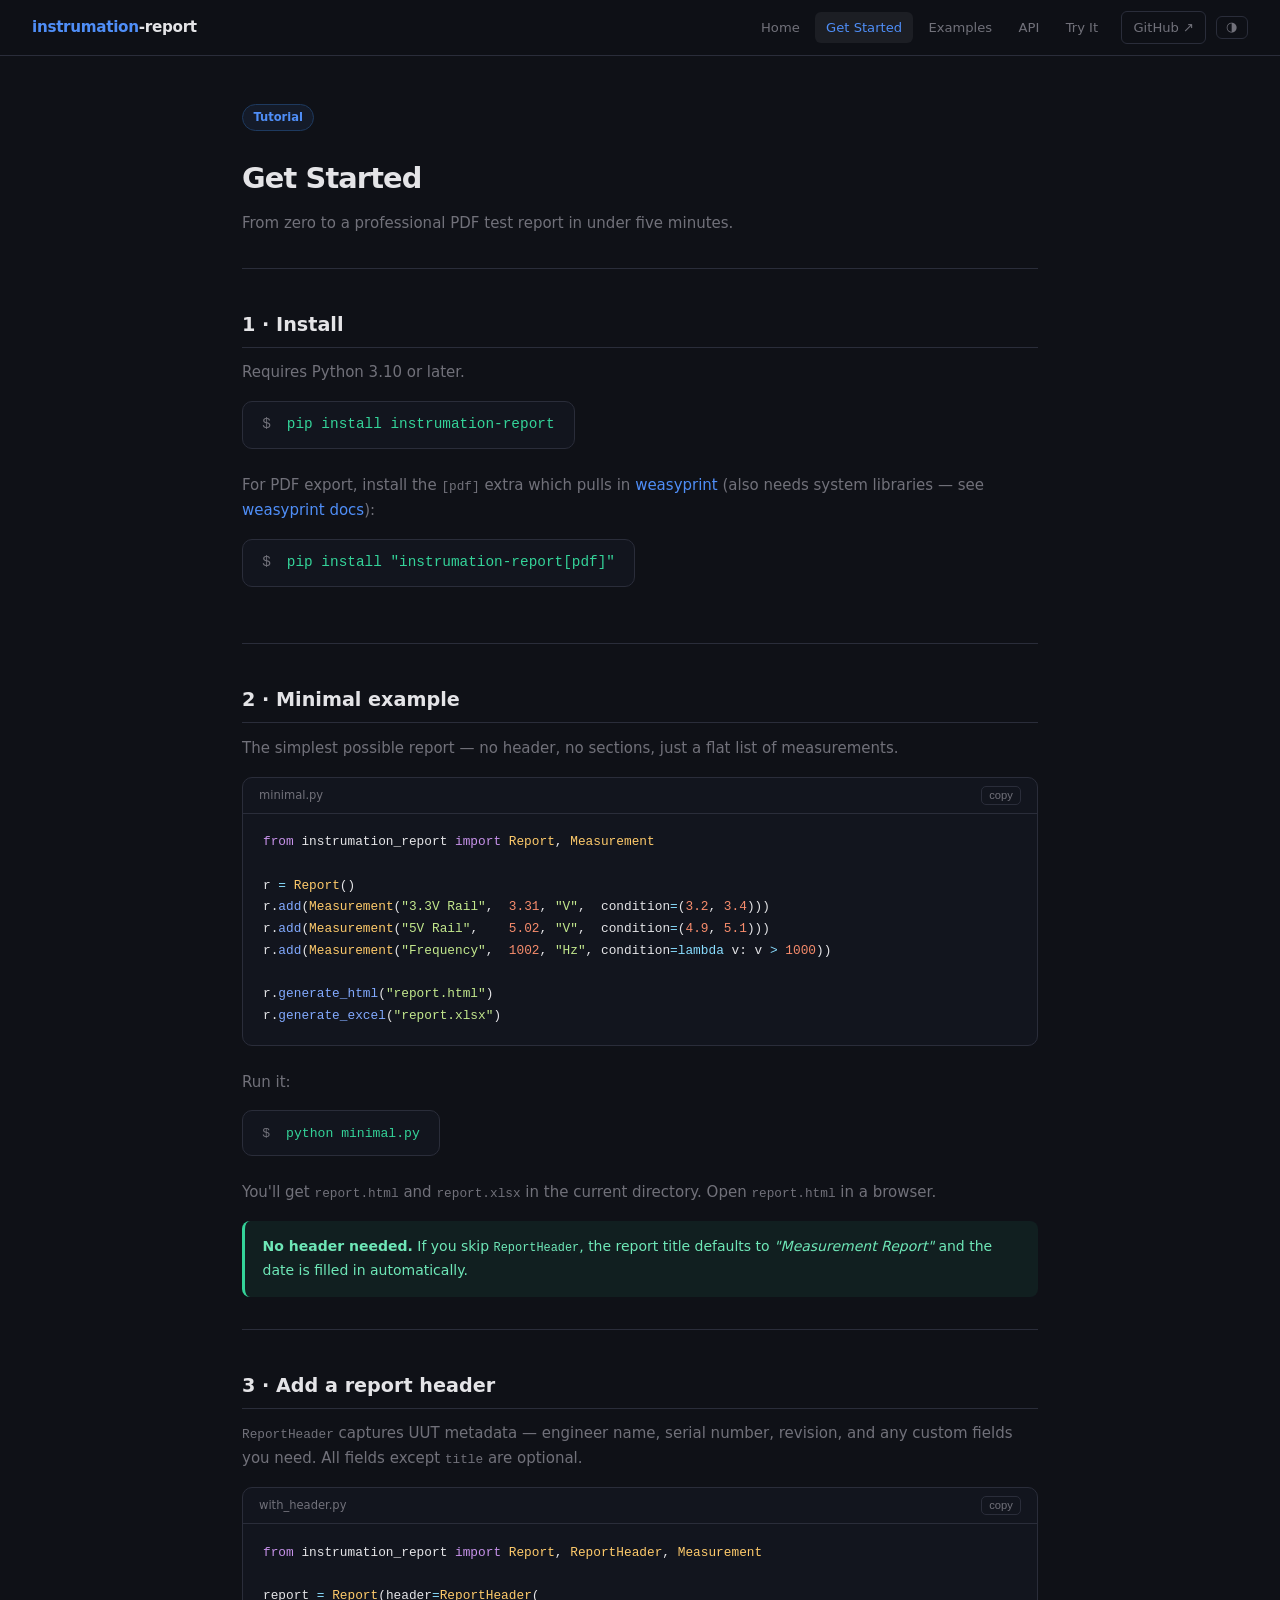
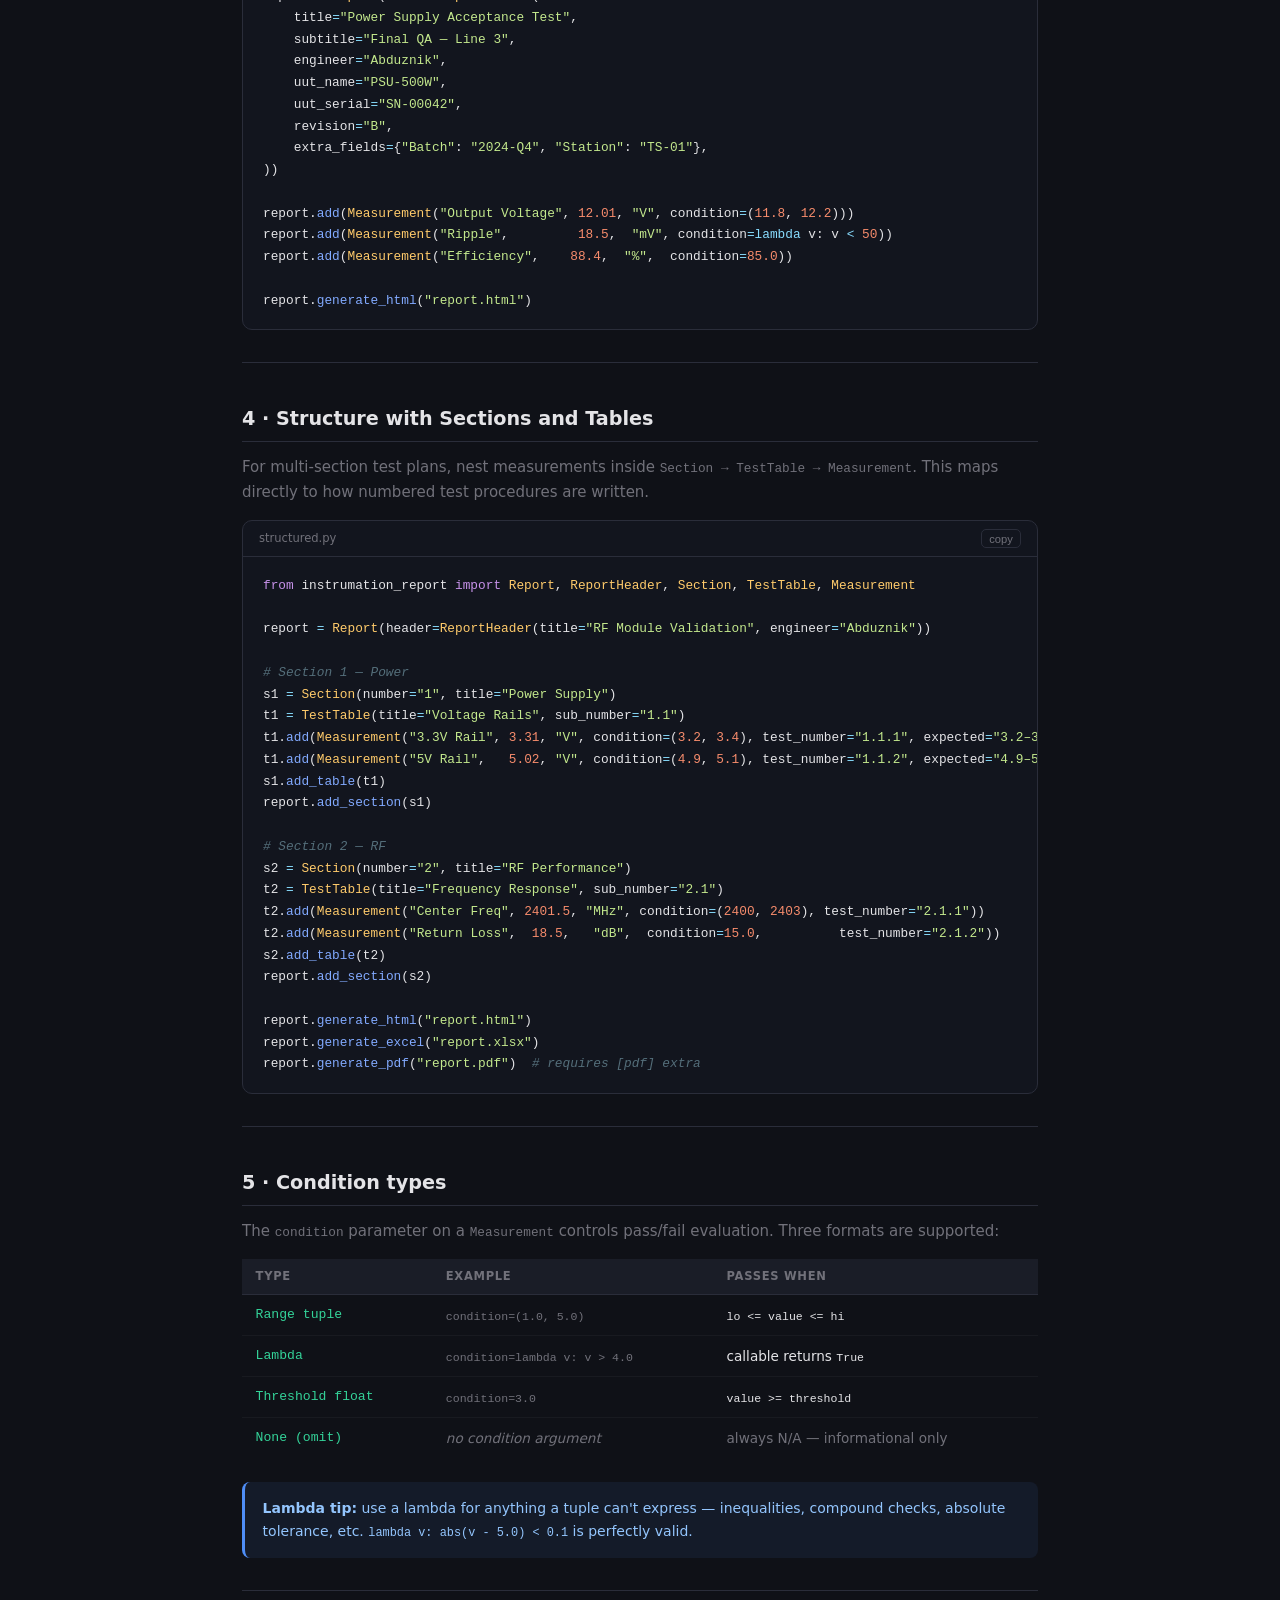
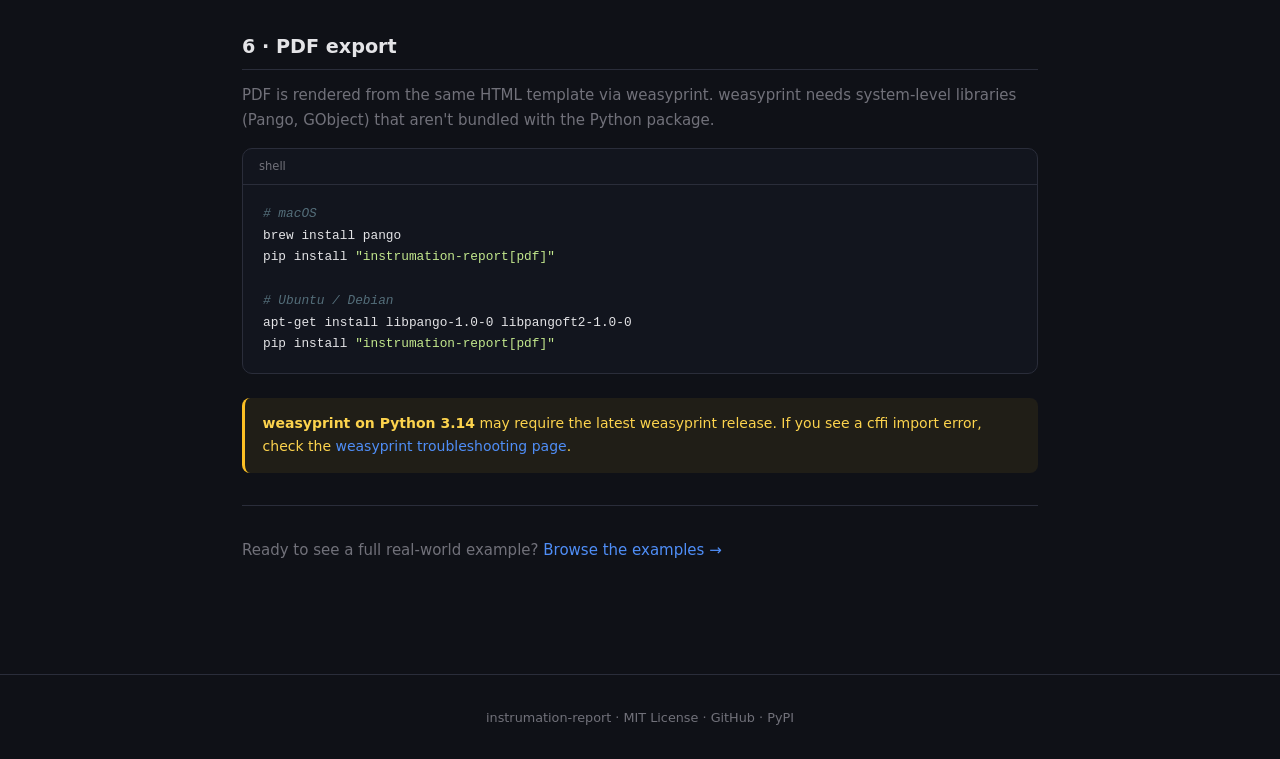
<file: get-started.html>
<!DOCTYPE html>
<html lang="en">
<head>
  <meta charset="UTF-8" />
  <meta name="viewport" content="width=device-width, initial-scale=1.0" />
  <title>Get Started — instrumation-report</title>
  <link rel="stylesheet" href="assets/style.css" />
</head>
<body>

<nav class="site-nav">
  <a class="nav-brand" href="index.html"><span>instrumation</span>-report</a>
  <div class="nav-links">
    <a href="index.html">Home</a>
    <a href="get-started.html" class="active">Get Started</a>
    <a href="examples.html">Examples</a>
    <a href="api.html">API</a>
    <a href="try.html">Try It</a>
    <a href="https://github.com/abduznik/instrumation-report" class="nav-gh">GitHub ↗</a>
    <button class="theme-btn" onclick="toggleTheme()" title="Toggle theme">
      <span class="icon-sun">☀︎</span>
      <span class="icon-moon">◑</span>
    </button>
  </div>
</nav>

<div class="page-wrap prose">

  <div class="badge-row"><span class="badge badge-blue">Tutorial</span></div>
  <h1>Get Started</h1>
  <p>From zero to a professional PDF test report in under five minutes.</p>
  <hr />

  <!-- Step 1 -->
  <h2>1 · Install</h2>
  <p>Requires Python 3.10 or later.</p>
  <div class="install-strip"><span class="prompt">$</span> pip install instrumation-report</div>

  <p>For PDF export, install the <code>[pdf]</code> extra which pulls in
     <a href="https://weasyprint.org" target="_blank">weasyprint</a>
     (also needs system libraries — see
     <a href="https://doc.courtbouillon.org/weasyprint/stable/first_steps.html" target="_blank">weasyprint docs</a>):</p>
  <div class="install-strip"><span class="prompt">$</span> pip install "instrumation-report[pdf]"</div>

  <hr />

  <!-- Step 2 -->
  <h2>2 · Minimal example</h2>
  <p>The simplest possible report — no header, no sections, just a flat list of measurements.</p>

  <div class="code-block">
    <div class="code-block-header"><span>minimal.py</span><button class="copy-btn" onclick="copyCode('c1')">copy</button></div>
    <pre id="c1"><span class="kw">from</span> instrumation_report <span class="kw">import</span> <span class="cls">Report</span>, <span class="cls">Measurement</span>

r <span class="op">=</span> <span class="cls">Report</span>()
r.<span class="fn">add</span>(<span class="cls">Measurement</span>(<span class="str">"3.3V Rail"</span>,  <span class="num">3.31</span>, <span class="str">"V"</span>,  condition<span class="op">=</span>(<span class="num">3.2</span>, <span class="num">3.4</span>)))
r.<span class="fn">add</span>(<span class="cls">Measurement</span>(<span class="str">"5V Rail"</span>,    <span class="num">5.02</span>, <span class="str">"V"</span>,  condition<span class="op">=</span>(<span class="num">4.9</span>, <span class="num">5.1</span>)))
r.<span class="fn">add</span>(<span class="cls">Measurement</span>(<span class="str">"Frequency"</span>,  <span class="num">1002</span>, <span class="str">"Hz"</span>, condition<span class="op">=lambda</span> v: v <span class="op">&gt;</span> <span class="num">1000</span>))

r.<span class="fn">generate_html</span>(<span class="str">"report.html"</span>)
r.<span class="fn">generate_excel</span>(<span class="str">"report.xlsx"</span>)</pre>
  </div>

  <p>Run it:</p>
  <div class="install-strip" style="font-size:.82rem"><span class="prompt">$</span> python minimal.py</div>

  <p>You'll get <code>report.html</code> and <code>report.xlsx</code> in the current directory. Open <code>report.html</code> in a browser.</p>

  <div class="callout callout-tip">
    <strong>No header needed.</strong> If you skip <code>ReportHeader</code>, the report title defaults to
    <em>"Measurement Report"</em> and the date is filled in automatically.
  </div>

  <hr />

  <!-- Step 3 -->
  <h2>3 · Add a report header</h2>
  <p><code>ReportHeader</code> captures UUT metadata — engineer name, serial number, revision, and any custom fields
     you need. All fields except <code>title</code> are optional.</p>

  <div class="code-block">
    <div class="code-block-header"><span>with_header.py</span><button class="copy-btn" onclick="copyCode('c2')">copy</button></div>
    <pre id="c2"><span class="kw">from</span> instrumation_report <span class="kw">import</span> <span class="cls">Report</span>, <span class="cls">ReportHeader</span>, <span class="cls">Measurement</span>

report <span class="op">=</span> <span class="cls">Report</span>(header<span class="op">=</span><span class="cls">ReportHeader</span>(
    title<span class="op">=</span><span class="str">"Power Supply Acceptance Test"</span>,
    subtitle<span class="op">=</span><span class="str">"Final QA — Line 3"</span>,
    engineer<span class="op">=</span><span class="str">"Abduznik"</span>,
    uut_name<span class="op">=</span><span class="str">"PSU-500W"</span>,
    uut_serial<span class="op">=</span><span class="str">"SN-00042"</span>,
    revision<span class="op">=</span><span class="str">"B"</span>,
    extra_fields<span class="op">=</span>{<span class="str">"Batch"</span>: <span class="str">"2024-Q4"</span>, <span class="str">"Station"</span>: <span class="str">"TS-01"</span>},
))

report.<span class="fn">add</span>(<span class="cls">Measurement</span>(<span class="str">"Output Voltage"</span>, <span class="num">12.01</span>, <span class="str">"V"</span>, condition<span class="op">=</span>(<span class="num">11.8</span>, <span class="num">12.2</span>)))
report.<span class="fn">add</span>(<span class="cls">Measurement</span>(<span class="str">"Ripple"</span>,         <span class="num">18.5</span>,  <span class="str">"mV"</span>, condition<span class="op">=lambda</span> v: v <span class="op">&lt;</span> <span class="num">50</span>))
report.<span class="fn">add</span>(<span class="cls">Measurement</span>(<span class="str">"Efficiency"</span>,    <span class="num">88.4</span>,  <span class="str">"%"</span>,  condition<span class="op">=</span><span class="num">85.0</span>))

report.<span class="fn">generate_html</span>(<span class="str">"report.html"</span>)</pre>
  </div>

  <hr />

  <!-- Step 4 -->
  <h2>4 · Structure with Sections and Tables</h2>
  <p>For multi-section test plans, nest measurements inside
     <code>Section → TestTable → Measurement</code>.
     This maps directly to how numbered test procedures are written.</p>

  <div class="code-block">
    <div class="code-block-header"><span>structured.py</span><button class="copy-btn" onclick="copyCode('c3')">copy</button></div>
    <pre id="c3"><span class="kw">from</span> instrumation_report <span class="kw">import</span> <span class="cls">Report</span>, <span class="cls">ReportHeader</span>, <span class="cls">Section</span>, <span class="cls">TestTable</span>, <span class="cls">Measurement</span>

report <span class="op">=</span> <span class="cls">Report</span>(header<span class="op">=</span><span class="cls">ReportHeader</span>(title<span class="op">=</span><span class="str">"RF Module Validation"</span>, engineer<span class="op">=</span><span class="str">"Abduznik"</span>))

<span class="cm"># Section 1 — Power</span>
s1 <span class="op">=</span> <span class="cls">Section</span>(number<span class="op">=</span><span class="str">"1"</span>, title<span class="op">=</span><span class="str">"Power Supply"</span>)
t1 <span class="op">=</span> <span class="cls">TestTable</span>(title<span class="op">=</span><span class="str">"Voltage Rails"</span>, sub_number<span class="op">=</span><span class="str">"1.1"</span>)
t1.<span class="fn">add</span>(<span class="cls">Measurement</span>(<span class="str">"3.3V Rail"</span>, <span class="num">3.31</span>, <span class="str">"V"</span>, condition<span class="op">=</span>(<span class="num">3.2</span>, <span class="num">3.4</span>), test_number<span class="op">=</span><span class="str">"1.1.1"</span>, expected<span class="op">=</span><span class="str">"3.2–3.4V"</span>))
t1.<span class="fn">add</span>(<span class="cls">Measurement</span>(<span class="str">"5V Rail"</span>,   <span class="num">5.02</span>, <span class="str">"V"</span>, condition<span class="op">=</span>(<span class="num">4.9</span>, <span class="num">5.1</span>), test_number<span class="op">=</span><span class="str">"1.1.2"</span>, expected<span class="op">=</span><span class="str">"4.9–5.1V"</span>))
s1.<span class="fn">add_table</span>(t1)
report.<span class="fn">add_section</span>(s1)

<span class="cm"># Section 2 — RF</span>
s2 <span class="op">=</span> <span class="cls">Section</span>(number<span class="op">=</span><span class="str">"2"</span>, title<span class="op">=</span><span class="str">"RF Performance"</span>)
t2 <span class="op">=</span> <span class="cls">TestTable</span>(title<span class="op">=</span><span class="str">"Frequency Response"</span>, sub_number<span class="op">=</span><span class="str">"2.1"</span>)
t2.<span class="fn">add</span>(<span class="cls">Measurement</span>(<span class="str">"Center Freq"</span>, <span class="num">2401.5</span>, <span class="str">"MHz"</span>, condition<span class="op">=</span>(<span class="num">2400</span>, <span class="num">2403</span>), test_number<span class="op">=</span><span class="str">"2.1.1"</span>))
t2.<span class="fn">add</span>(<span class="cls">Measurement</span>(<span class="str">"Return Loss"</span>,  <span class="num">18.5</span>,   <span class="str">"dB"</span>,  condition<span class="op">=</span><span class="num">15.0</span>,          test_number<span class="op">=</span><span class="str">"2.1.2"</span>))
s2.<span class="fn">add_table</span>(t2)
report.<span class="fn">add_section</span>(s2)

report.<span class="fn">generate_html</span>(<span class="str">"report.html"</span>)
report.<span class="fn">generate_excel</span>(<span class="str">"report.xlsx"</span>)
report.<span class="fn">generate_pdf</span>(<span class="str">"report.pdf"</span>)  <span class="cm"># requires [pdf] extra</span></pre>
  </div>

  <hr />

  <!-- Step 5 — conditions -->
  <h2>5 · Condition types</h2>
  <p>The <code>condition</code> parameter on a <code>Measurement</code> controls pass/fail evaluation.
     Three formats are supported:</p>

  <table class="wiki-table">
    <thead><tr><th>Type</th><th>Example</th><th>Passes when</th></tr></thead>
    <tbody>
      <tr><td>Range tuple</td><td><code>condition=(1.0, 5.0)</code></td><td style="color:var(--text)"><code>lo &lt;= value &lt;= hi</code></td></tr>
      <tr><td>Lambda</td><td><code>condition=lambda v: v &gt; 4.0</code></td><td style="color:var(--text)">callable returns <code>True</code></td></tr>
      <tr><td>Threshold float</td><td><code>condition=3.0</code></td><td style="color:var(--text)"><code>value &gt;= threshold</code></td></tr>
      <tr><td>None (omit)</td><td><em>no condition argument</em></td><td style="color:var(--muted)">always N/A — informational only</td></tr>
    </tbody>
  </table>

  <div class="callout callout-info">
    <strong>Lambda tip:</strong> use a lambda for anything a tuple can't express — inequalities, compound checks,
    absolute tolerance, etc. <code>lambda v: abs(v - 5.0) &lt; 0.1</code> is perfectly valid.
  </div>

  <hr />

  <!-- Step 6 — PDF -->
  <h2>6 · PDF export</h2>
  <p>PDF is rendered from the same HTML template via weasyprint.
     weasyprint needs system-level libraries (Pango, GObject) that aren't bundled with the Python package.</p>

  <div class="code-block">
    <div class="code-block-header"><span>shell</span></div>
    <pre><span class="cm"># macOS</span>
brew install pango
pip install <span class="str">"instrumation-report[pdf]"</span>

<span class="cm"># Ubuntu / Debian</span>
apt-get install libpango-1.0-0 libpangoft2-1.0-0
pip install <span class="str">"instrumation-report[pdf]"</span></pre>
  </div>

  <div class="callout callout-warn">
    <strong>weasyprint on Python 3.14</strong> may require the latest weasyprint release.
    If you see a cffi import error, check the
    <a href="https://doc.courtbouillon.org/weasyprint/stable/first_steps.html#troubleshooting" target="_blank">weasyprint troubleshooting page</a>.
  </div>

  <hr />

  <p>Ready to see a full real-world example? <a href="examples.html">Browse the examples →</a></p>

</div>

<footer class="site-footer">
  instrumation-report · MIT License ·
  <a href="https://github.com/abduznik/instrumation-report">GitHub</a> ·
  <a href="https://pypi.org/project/instrumation-report/">PyPI</a>
</footer>

<script>
function copyCode(id) {
  const text = document.getElementById(id).innerText;
  navigator.clipboard.writeText(text).then(() => {
    event.target.textContent = "copied!";
    setTimeout(() => event.target.textContent = "copy", 1500);
  });
}
</script>
<script>
(function(){
  const saved = localStorage.getItem("ir-theme");
  if (saved === "light") document.documentElement.classList.add("light");
})();
function toggleTheme() {
  const light = document.documentElement.classList.toggle("light");
  localStorage.setItem("ir-theme", light ? "light" : "dark");
}
</script>
</body>
</html>
</file>
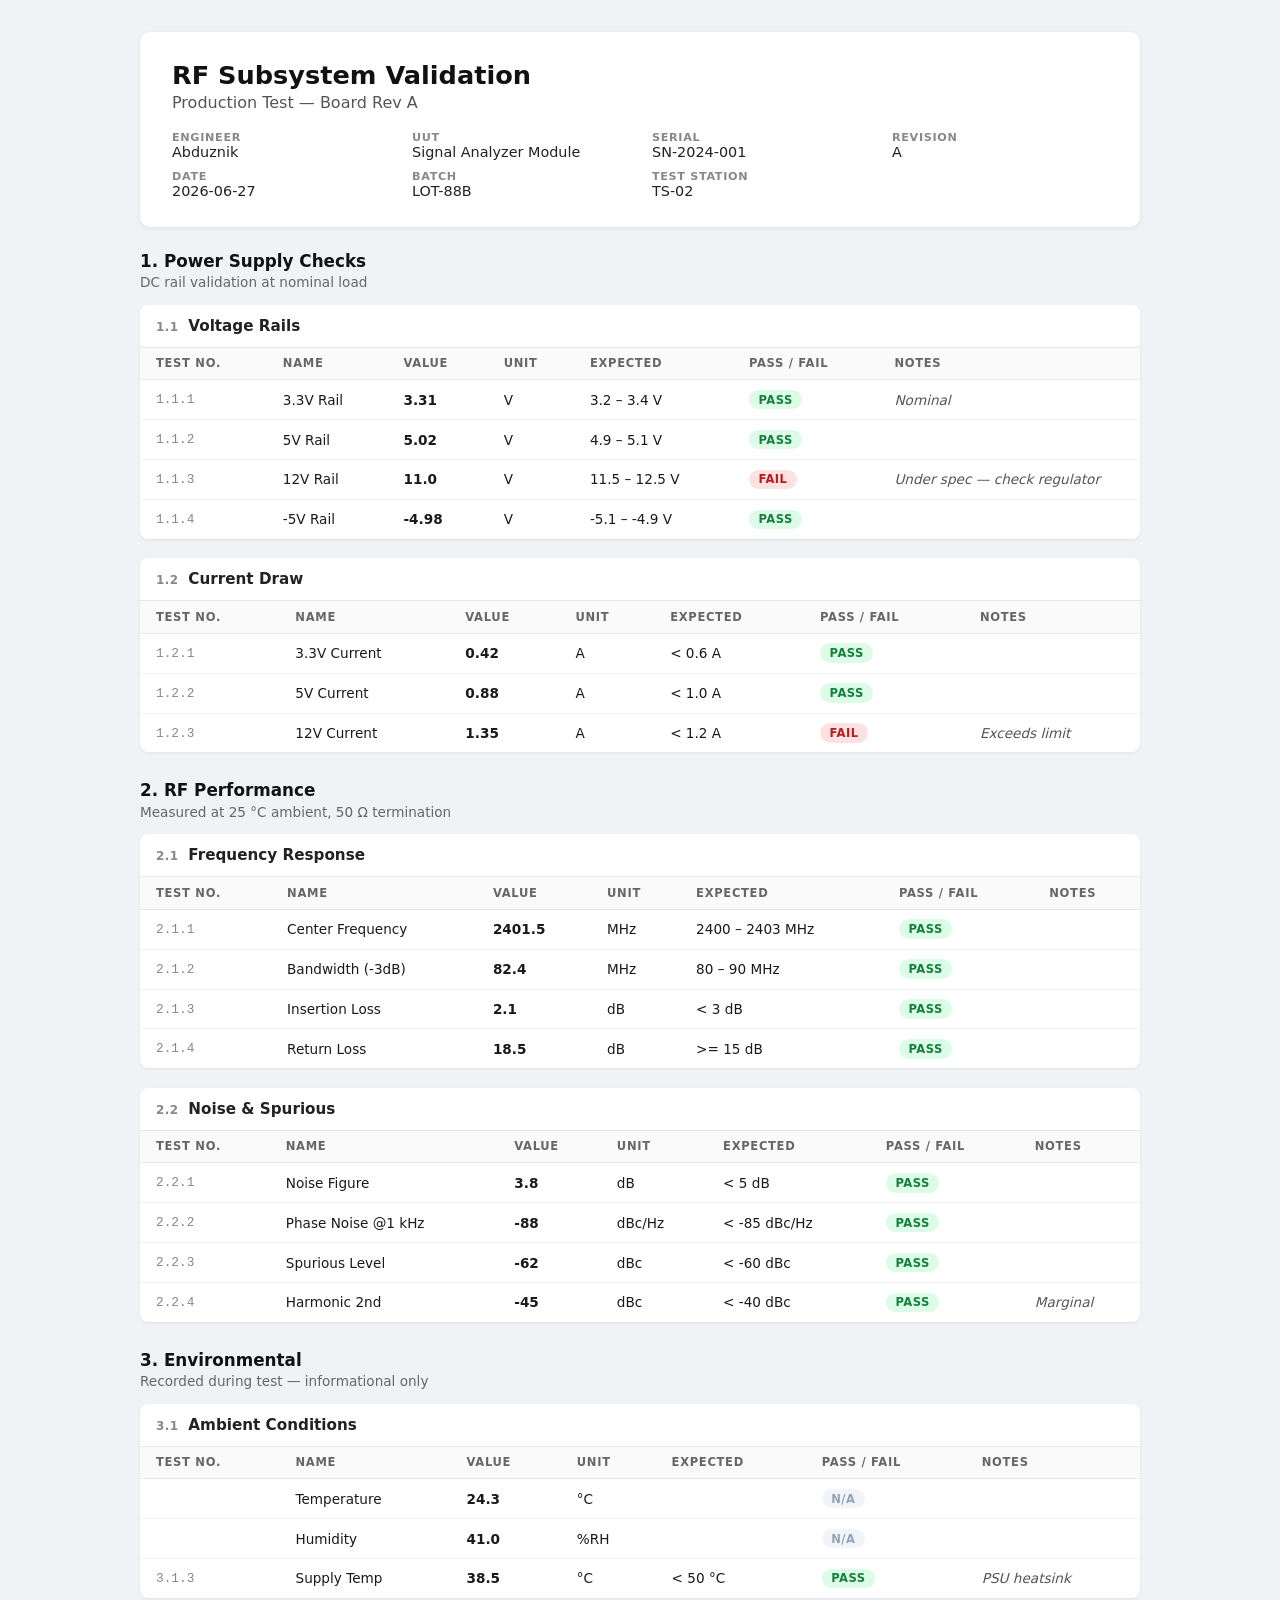
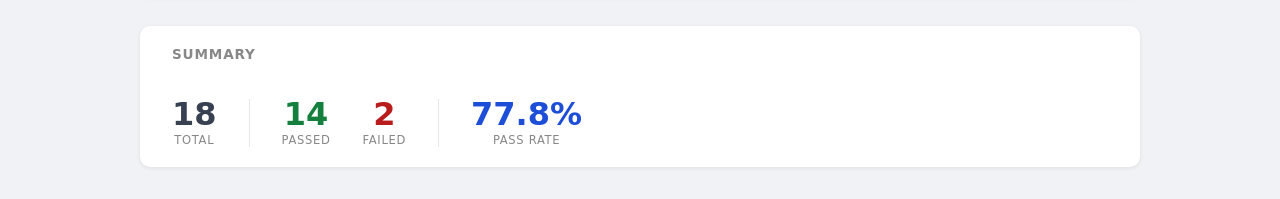
<file: examples/report.html>
<!DOCTYPE html>
<html lang="en">
<head>
  <meta charset="UTF-8" />
  <meta name="viewport" content="width=device-width, initial-scale=1.0" />
  <title>RF Subsystem Validation</title>
  <style>
    *, *::before, *::after { box-sizing: border-box; margin: 0; padding: 0; }

    body {
      font-family: system-ui, -apple-system, "Segoe UI", sans-serif;
      background: #f0f2f5;
      color: #1a1a1a;
      padding: 2rem;
      font-size: 14px;
    }

    .page {
      max-width: 1000px;
      margin: 0 auto;
    }

    /* ── Header card ── */
    .report-header {
      background: #fff;
      border-radius: 10px;
      box-shadow: 0 1px 4px rgba(0,0,0,.08);
      padding: 1.75rem 2rem;
      margin-bottom: 1.5rem;
    }

    .report-header h1 {
      font-size: 1.6rem;
      font-weight: 700;
      color: #111;
    }

    .report-header .subtitle {
      font-size: 1rem;
      color: #555;
      margin-top: 0.2rem;
      margin-bottom: 1.2rem;
    }

    .meta-grid {
      display: grid;
      grid-template-columns: repeat(auto-fill, minmax(200px, 1fr));
      gap: 0.6rem 1.5rem;
    }

    .meta-item { display: flex; flex-direction: column; }
    .meta-label { font-size: 0.7rem; text-transform: uppercase; letter-spacing: 0.06em; color: #888; font-weight: 600; }
    .meta-value { font-size: 0.9rem; color: #222; font-weight: 500; }

    /* ── Section ── */
    .section { margin-bottom: 1.75rem; }

    .section-heading {
      font-size: 1.05rem;
      font-weight: 700;
      color: #111;
      margin-bottom: 0.2rem;
    }

    .section-subtitle {
      font-size: 0.85rem;
      color: #666;
      margin-bottom: 0.9rem;
    }

    /* ── Table card ── */
    .table-card {
      background: #fff;
      border-radius: 8px;
      box-shadow: 0 1px 3px rgba(0,0,0,.07);
      margin-bottom: 1.2rem;
      overflow: hidden;
    }

    .table-card-header {
      padding: 0.75rem 1rem;
      border-bottom: 1px solid #e8e8e8;
      display: flex;
      align-items: baseline;
      gap: 0.6rem;
    }

    .table-card-number {
      font-size: 0.75rem;
      font-weight: 600;
      color: #888;
      letter-spacing: 0.04em;
    }

    .table-card-title {
      font-size: 0.95rem;
      font-weight: 600;
      color: #222;
    }

    table {
      width: 100%;
      border-collapse: collapse;
      font-size: 0.85rem;
    }

    th {
      padding: 0.55rem 1rem;
      text-align: left;
      font-size: 0.72rem;
      font-weight: 700;
      text-transform: uppercase;
      letter-spacing: 0.06em;
      color: #666;
      border-bottom: 1px solid #e8e8e8;
      background: #fafafa;
    }

    td {
      padding: 0.6rem 1rem;
      border-bottom: 1px solid #f2f2f2;
      vertical-align: middle;
    }

    tr:last-child td { border-bottom: none; }
    tr:hover td { background: #fafbfc; }

    .badge {
      display: inline-block;
      padding: 0.18rem 0.6rem;
      border-radius: 999px;
      font-size: 0.72rem;
      font-weight: 700;
      letter-spacing: 0.04em;
    }

    .badge-pass { background: #dcfce7; color: #15803d; }
    .badge-fail { background: #fee2e2; color: #b91c1c; }
    .badge-na   { background: #f1f5f9; color: #94a3b8; }

    .test-num { font-family: monospace; color: #888; font-size: 0.8rem; }
    .notes-cell { color: #555; font-style: italic; max-width: 200px; }

    /* ── Summary ── */
    .summary-card {
      background: #fff;
      border-radius: 10px;
      box-shadow: 0 1px 4px rgba(0,0,0,.08);
      padding: 1.25rem 2rem;
      display: flex;
      align-items: center;
      gap: 2rem;
      flex-wrap: wrap;
    }

    .summary-title {
      font-size: 0.85rem;
      font-weight: 700;
      text-transform: uppercase;
      letter-spacing: 0.06em;
      color: #888;
      flex: 0 0 100%;
      margin-bottom: 0.25rem;
    }

    .summary-stat { display: flex; flex-direction: column; align-items: center; }
    .summary-num { font-size: 2rem; font-weight: 700; line-height: 1; }
    .summary-label { font-size: 0.72rem; text-transform: uppercase; letter-spacing: 0.06em; color: #888; margin-top: 0.2rem; }

    .num-total  { color: #374151; }
    .num-pass   { color: #15803d; }
    .num-fail   { color: #b91c1c; }
    .num-rate   { color: #1d4ed8; }

    .divider { width: 1px; height: 48px; background: #e5e7eb; }

    /* ── Print / PDF ────────────────────────────────────────────────────── */
    @media print {
      body {
        background: #fff;
        padding: 0;
        font-size: 11px;
        -webkit-print-color-adjust: exact;
        print-color-adjust: exact;
      }

      .page { max-width: 100%; }

      /* Cards become flat bordered boxes — no shadows, no rounded corners */
      .report-header,
      .table-card,
      .summary-card {
        box-shadow: none;
        border-radius: 0;
        border: 1px solid #d1d5db;
      }

      /* Header stays on its own page slice — never orphaned */
      .report-header {
        break-after: avoid;
        page-break-after: avoid;
      }

      /* Each section starts on a new page if it doesn't fit */
      .section {
        break-inside: avoid-page;
        page-break-inside: auto;
      }

      /* Section heading + its first table always stay together */
      .section-heading,
      .section-subtitle {
        break-after: avoid;
        page-break-after: avoid;
      }

      /* Table cards never split mid-card if they're short enough;
         for long tables, rows can break but the header row repeats */
      .table-card {
        break-inside: auto;
        page-break-inside: auto;
        margin-bottom: 0.6rem;
      }

      /* Table card header (sub_number + title) stays with the first data row */
      .table-card-header {
        break-after: avoid;
        page-break-after: avoid;
      }

      /* Repeat column headers on every page for long tables */
      thead { display: table-header-group; }
      tfoot { display: table-footer-group; }

      /* No row orphans/widows — a row that starts a page carries at least 2 rows */
      tr {
        break-inside: avoid;
        page-break-inside: avoid;
      }

      /* Summary always starts on a fresh line and never splits */
      .summary-card {
        break-before: auto;
        page-break-before: auto;
        break-inside: avoid;
        page-page-inside: avoid;
        margin-top: 1rem;
      }

      /* Suppress interactive chrome artifacts */
      tr:hover td { background: transparent; }
    }

    @page {
      size: A4;
      margin: 18mm 15mm 20mm 15mm;

      @bottom-center {
        content: counter(page) " / " counter(pages);
        font-family: system-ui, sans-serif;
        font-size: 9px;
        color: #9ca3af;
      }
    }
  </style>
</head>
<body>
<div class="page">

  <!-- Header -->
  <div class="report-header">
    <h1>RF Subsystem Validation</h1>
    <p class="subtitle">Production Test — Board Rev A</p>
    <div class="meta-grid">
      
      <div class="meta-item">
        <span class="meta-label">Engineer</span>
        <span class="meta-value">Abduznik</span>
      </div>
      
      
      <div class="meta-item">
        <span class="meta-label">UUT</span>
        <span class="meta-value">Signal Analyzer Module</span>
      </div>
      
      
      <div class="meta-item">
        <span class="meta-label">Serial</span>
        <span class="meta-value">SN-2024-001</span>
      </div>
      
      
      <div class="meta-item">
        <span class="meta-label">Revision</span>
        <span class="meta-value">A</span>
      </div>
      
      <div class="meta-item">
        <span class="meta-label">Date</span>
        <span class="meta-value">2026-06-27</span>
      </div>
      
      <div class="meta-item">
        <span class="meta-label">Batch</span>
        <span class="meta-value">LOT-88B</span>
      </div>
      
      <div class="meta-item">
        <span class="meta-label">Test Station</span>
        <span class="meta-value">TS-02</span>
      </div>
      
    </div>
  </div>

  <!-- Sections -->
  
  <div class="section">
    <div class="section-heading">1. Power Supply Checks</div>
    <div class="section-subtitle">DC rail validation at nominal load</div>

    
    <div class="table-card">
      <div class="table-card-header">
        <span class="table-card-number">1.1</span>
        <span class="table-card-title">Voltage Rails</span>
      </div>
      <table>
        <thead>
          <tr>
            <th>Test No.</th>
            <th>Name</th>
            <th>Value</th>
            <th>Unit</th>
            <th>Expected</th>
            <th>Pass / Fail</th>
            <th>Notes</th>
          </tr>
        </thead>
        <tbody>
          
          <tr>
            <td class="test-num">1.1.1</td>
            <td>3.3V Rail</td>
            <td><strong>3.31</strong></td>
            <td>V</td>
            <td>3.2 – 3.4 V</td>
            <td>
              
                <span class="badge badge-pass">PASS</span>
              
            </td>
            <td class="notes-cell">Nominal</td>
          </tr>
          
          <tr>
            <td class="test-num">1.1.2</td>
            <td>5V Rail</td>
            <td><strong>5.02</strong></td>
            <td>V</td>
            <td>4.9 – 5.1 V</td>
            <td>
              
                <span class="badge badge-pass">PASS</span>
              
            </td>
            <td class="notes-cell"></td>
          </tr>
          
          <tr>
            <td class="test-num">1.1.3</td>
            <td>12V Rail</td>
            <td><strong>11.0</strong></td>
            <td>V</td>
            <td>11.5 – 12.5 V</td>
            <td>
              
                <span class="badge badge-fail">FAIL</span>
              
            </td>
            <td class="notes-cell">Under spec — check regulator</td>
          </tr>
          
          <tr>
            <td class="test-num">1.1.4</td>
            <td>-5V Rail</td>
            <td><strong>-4.98</strong></td>
            <td>V</td>
            <td>-5.1 – -4.9 V</td>
            <td>
              
                <span class="badge badge-pass">PASS</span>
              
            </td>
            <td class="notes-cell"></td>
          </tr>
          
        </tbody>
      </table>
    </div>
    
    <div class="table-card">
      <div class="table-card-header">
        <span class="table-card-number">1.2</span>
        <span class="table-card-title">Current Draw</span>
      </div>
      <table>
        <thead>
          <tr>
            <th>Test No.</th>
            <th>Name</th>
            <th>Value</th>
            <th>Unit</th>
            <th>Expected</th>
            <th>Pass / Fail</th>
            <th>Notes</th>
          </tr>
        </thead>
        <tbody>
          
          <tr>
            <td class="test-num">1.2.1</td>
            <td>3.3V Current</td>
            <td><strong>0.42</strong></td>
            <td>A</td>
            <td>< 0.6 A</td>
            <td>
              
                <span class="badge badge-pass">PASS</span>
              
            </td>
            <td class="notes-cell"></td>
          </tr>
          
          <tr>
            <td class="test-num">1.2.2</td>
            <td>5V Current</td>
            <td><strong>0.88</strong></td>
            <td>A</td>
            <td>< 1.0 A</td>
            <td>
              
                <span class="badge badge-pass">PASS</span>
              
            </td>
            <td class="notes-cell"></td>
          </tr>
          
          <tr>
            <td class="test-num">1.2.3</td>
            <td>12V Current</td>
            <td><strong>1.35</strong></td>
            <td>A</td>
            <td>< 1.2 A</td>
            <td>
              
                <span class="badge badge-fail">FAIL</span>
              
            </td>
            <td class="notes-cell">Exceeds limit</td>
          </tr>
          
        </tbody>
      </table>
    </div>
    
  </div>
  
  <div class="section">
    <div class="section-heading">2. RF Performance</div>
    <div class="section-subtitle">Measured at 25 °C ambient, 50 Ω termination</div>

    
    <div class="table-card">
      <div class="table-card-header">
        <span class="table-card-number">2.1</span>
        <span class="table-card-title">Frequency Response</span>
      </div>
      <table>
        <thead>
          <tr>
            <th>Test No.</th>
            <th>Name</th>
            <th>Value</th>
            <th>Unit</th>
            <th>Expected</th>
            <th>Pass / Fail</th>
            <th>Notes</th>
          </tr>
        </thead>
        <tbody>
          
          <tr>
            <td class="test-num">2.1.1</td>
            <td>Center Frequency</td>
            <td><strong>2401.5</strong></td>
            <td>MHz</td>
            <td>2400 – 2403 MHz</td>
            <td>
              
                <span class="badge badge-pass">PASS</span>
              
            </td>
            <td class="notes-cell"></td>
          </tr>
          
          <tr>
            <td class="test-num">2.1.2</td>
            <td>Bandwidth (-3dB)</td>
            <td><strong>82.4</strong></td>
            <td>MHz</td>
            <td>80 – 90 MHz</td>
            <td>
              
                <span class="badge badge-pass">PASS</span>
              
            </td>
            <td class="notes-cell"></td>
          </tr>
          
          <tr>
            <td class="test-num">2.1.3</td>
            <td>Insertion Loss</td>
            <td><strong>2.1</strong></td>
            <td>dB</td>
            <td>< 3 dB</td>
            <td>
              
                <span class="badge badge-pass">PASS</span>
              
            </td>
            <td class="notes-cell"></td>
          </tr>
          
          <tr>
            <td class="test-num">2.1.4</td>
            <td>Return Loss</td>
            <td><strong>18.5</strong></td>
            <td>dB</td>
            <td>>= 15 dB</td>
            <td>
              
                <span class="badge badge-pass">PASS</span>
              
            </td>
            <td class="notes-cell"></td>
          </tr>
          
        </tbody>
      </table>
    </div>
    
    <div class="table-card">
      <div class="table-card-header">
        <span class="table-card-number">2.2</span>
        <span class="table-card-title">Noise & Spurious</span>
      </div>
      <table>
        <thead>
          <tr>
            <th>Test No.</th>
            <th>Name</th>
            <th>Value</th>
            <th>Unit</th>
            <th>Expected</th>
            <th>Pass / Fail</th>
            <th>Notes</th>
          </tr>
        </thead>
        <tbody>
          
          <tr>
            <td class="test-num">2.2.1</td>
            <td>Noise Figure</td>
            <td><strong>3.8</strong></td>
            <td>dB</td>
            <td>< 5 dB</td>
            <td>
              
                <span class="badge badge-pass">PASS</span>
              
            </td>
            <td class="notes-cell"></td>
          </tr>
          
          <tr>
            <td class="test-num">2.2.2</td>
            <td>Phase Noise @1 kHz</td>
            <td><strong>-88</strong></td>
            <td>dBc/Hz</td>
            <td>< -85 dBc/Hz</td>
            <td>
              
                <span class="badge badge-pass">PASS</span>
              
            </td>
            <td class="notes-cell"></td>
          </tr>
          
          <tr>
            <td class="test-num">2.2.3</td>
            <td>Spurious Level</td>
            <td><strong>-62</strong></td>
            <td>dBc</td>
            <td>< -60 dBc</td>
            <td>
              
                <span class="badge badge-pass">PASS</span>
              
            </td>
            <td class="notes-cell"></td>
          </tr>
          
          <tr>
            <td class="test-num">2.2.4</td>
            <td>Harmonic 2nd</td>
            <td><strong>-45</strong></td>
            <td>dBc</td>
            <td>< -40 dBc</td>
            <td>
              
                <span class="badge badge-pass">PASS</span>
              
            </td>
            <td class="notes-cell">Marginal</td>
          </tr>
          
        </tbody>
      </table>
    </div>
    
  </div>
  
  <div class="section">
    <div class="section-heading">3. Environmental</div>
    <div class="section-subtitle">Recorded during test — informational only</div>

    
    <div class="table-card">
      <div class="table-card-header">
        <span class="table-card-number">3.1</span>
        <span class="table-card-title">Ambient Conditions</span>
      </div>
      <table>
        <thead>
          <tr>
            <th>Test No.</th>
            <th>Name</th>
            <th>Value</th>
            <th>Unit</th>
            <th>Expected</th>
            <th>Pass / Fail</th>
            <th>Notes</th>
          </tr>
        </thead>
        <tbody>
          
          <tr>
            <td class="test-num"></td>
            <td>Temperature</td>
            <td><strong>24.3</strong></td>
            <td>°C</td>
            <td></td>
            <td>
              
                <span class="badge badge-na">N/A</span>
              
            </td>
            <td class="notes-cell"></td>
          </tr>
          
          <tr>
            <td class="test-num"></td>
            <td>Humidity</td>
            <td><strong>41.0</strong></td>
            <td>%RH</td>
            <td></td>
            <td>
              
                <span class="badge badge-na">N/A</span>
              
            </td>
            <td class="notes-cell"></td>
          </tr>
          
          <tr>
            <td class="test-num">3.1.3</td>
            <td>Supply Temp</td>
            <td><strong>38.5</strong></td>
            <td>°C</td>
            <td>< 50 °C</td>
            <td>
              
                <span class="badge badge-pass">PASS</span>
              
            </td>
            <td class="notes-cell">PSU heatsink</td>
          </tr>
          
        </tbody>
      </table>
    </div>
    
  </div>
  

  <!-- Summary -->
  <div class="summary-card">
    <span class="summary-title">Summary</span>
    <div class="summary-stat">
      <span class="summary-num num-total">18</span>
      <span class="summary-label">Total</span>
    </div>
    <div class="divider"></div>
    <div class="summary-stat">
      <span class="summary-num num-pass">14</span>
      <span class="summary-label">Passed</span>
    </div>
    <div class="summary-stat">
      <span class="summary-num num-fail">2</span>
      <span class="summary-label">Failed</span>
    </div>
    <div class="divider"></div>
    <div class="summary-stat">
      <span class="summary-num num-rate">77.8%</span>
      <span class="summary-label">Pass Rate</span>
    </div>
  </div>

</div>
</body>
</html>
</file>
<file: assets/style.css>
/* instrumation-report wiki — shared stylesheet */
*, *::before, *::after { box-sizing: border-box; margin: 0; padding: 0; }

/* ── Dark theme (default) ─────────────────────────────────────────────── */
:root {
  --bg:        #0f1117;
  --surface:   #1a1d27;
  --surface2:  #20232f;
  --border:    #2a2d3a;
  --accent:    #4f8ef7;
  --accent2:   #34d399;
  --text:      #e4e4e7;
  --muted:     #71717a;
  --pass:      #34d399;
  --fail:      #f87171;
  --warn:      #fbbf24;
  --code-bg:   #12151e;
  --nav-h:     56px;
}

/* ── Light theme ──────────────────────────────────────────────────────── */
html.light {
  --bg:        #f5f6fa;
  --surface:   #ffffff;
  --surface2:  #f0f1f5;
  --border:    #e2e4ec;
  --accent:    #2563eb;
  --accent2:   #059669;
  --text:      #111827;
  --muted:     #6b7280;
  --pass:      #059669;
  --fail:      #dc2626;
  --warn:      #d97706;
  --code-bg:   #f8f9fc;
}

/* ── Theme toggle button ──────────────────────────────────────────────── */
.theme-btn {
  background: none;
  border: 1px solid var(--border);
  border-radius: 6px;
  color: var(--muted);
  cursor: pointer;
  font-size: .8rem;
  padding: .28rem .6rem;
  line-height: 1;
  transition: color .15s, border-color .15s, background .15s;
  margin-left: .35rem;
  display: flex;
  align-items: center;
  gap: .3rem;
}
.theme-btn:hover { color: var(--text); border-color: var(--muted); }
.theme-btn .icon-sun  { display: none; }
.theme-btn .icon-moon { display: inline; }
html.light .theme-btn .icon-sun  { display: inline; }
html.light .theme-btn .icon-moon { display: none; }

html { scroll-behavior: smooth; }

body {
  font-family: system-ui, -apple-system, "Segoe UI", sans-serif;
  background: var(--bg);
  color: var(--text);
  line-height: 1.65;
  font-size: 15px;
}

a { color: var(--accent); text-decoration: none; }
a:hover { text-decoration: underline; }
code { font-family: "SF Mono","Fira Code","Cascadia Code",monospace; font-size: 0.85em; }
strong { font-weight: 600; }

/* ── Nav ──────────────────────────────────────────────────────────────── */
.site-nav {
  height: var(--nav-h);
  display: flex;
  align-items: center;
  justify-content: space-between;
  padding: 0 2rem;
  border-bottom: 1px solid var(--border);
  position: sticky;
  top: 0;
  background: rgba(15,17,23,.92);
  backdrop-filter: blur(10px);
  z-index: 100;
}

.nav-brand {
  font-weight: 700;
  font-size: 0.95rem;
  color: var(--text);
  letter-spacing: -0.02em;
  white-space: nowrap;
}
.nav-brand span { color: var(--accent); }

.nav-links {
  display: flex;
  align-items: center;
  gap: 0.25rem;
}

.nav-links a {
  color: var(--muted);
  font-size: 0.82rem;
  padding: 0.3rem 0.7rem;
  border-radius: 6px;
  transition: color .15s, background .15s;
}
.nav-links a:hover,
.nav-links a.active {
  color: var(--text);
  background: rgba(255,255,255,.06);
  text-decoration: none;
}
.nav-links a.active { color: var(--accent); }

.nav-gh {
  display: flex;
  align-items: center;
  gap: 0.4rem;
  padding: 0.3rem 0.75rem;
  border: 1px solid var(--border);
  border-radius: 6px;
  font-size: 0.8rem;
  color: var(--muted) !important;
  margin-left: 0.5rem;
}
.nav-gh:hover { border-color: var(--muted); color: var(--text) !important; }

/* ── Layout ───────────────────────────────────────────────────────────── */
.page-wrap {
  max-width: 860px;
  margin: 0 auto;
  padding: 3rem 2rem 6rem;
}

.wide-wrap {
  max-width: 1060px;
  margin: 0 auto;
  padding: 3rem 2rem 6rem;
}

/* ── Prose headings ───────────────────────────────────────────────────── */
.prose h1 { font-size: 1.8rem; font-weight: 800; letter-spacing: -.03em; margin-bottom: .5rem; }
.prose h2 { font-size: 1.2rem; font-weight: 700; margin: 2.5rem 0 .8rem; padding-bottom: .4rem; border-bottom: 1px solid var(--border); }
.prose h3 { font-size: 1rem; font-weight: 700; margin: 1.75rem 0 .5rem; color: var(--accent2); }
.prose p  { margin-bottom: 1rem; color: var(--muted); }
.prose p strong { color: var(--text); }
.prose ul { padding-left: 1.4rem; margin-bottom: 1rem; color: var(--muted); }
.prose ul li { margin-bottom: .3rem; }
.prose hr { border: none; border-top: 1px solid var(--border); margin: 2rem 0; }

/* ── Badges / pills ───────────────────────────────────────────────────── */
.badge {
  display: inline-block;
  padding: .2rem .65rem;
  border-radius: 999px;
  font-size: .72rem;
  font-weight: 600;
  border: 1px solid var(--border);
  color: var(--muted);
}
.badge-green { border-color: #14532d; color: var(--pass); background: rgba(52,211,153,.08); }
.badge-blue  { border-color: #1e3a5f; color: var(--accent); background: rgba(79,142,247,.08); }
.badge-row   { display: flex; gap: .5rem; flex-wrap: wrap; margin-bottom: 1.5rem; }

/* ── Buttons ──────────────────────────────────────────────────────────── */
.btn {
  display: inline-block;
  padding: .55rem 1.3rem;
  border-radius: 8px;
  font-size: .875rem;
  font-weight: 600;
  cursor: pointer;
  transition: opacity .15s, background .15s;
  border: none;
}
.btn:hover { opacity: .85; text-decoration: none; }
.btn-primary { background: var(--accent); color: #fff; }
.btn-ghost   { border: 1px solid var(--border); color: var(--muted); background: transparent; }
.btn-ghost:hover { color: var(--text); border-color: var(--muted); }
.btn-green   { background: var(--pass); color: #052e16; }

/* ── Code blocks ──────────────────────────────────────────────────────── */
.code-block {
  background: var(--code-bg);
  border: 1px solid var(--border);
  border-radius: 10px;
  overflow: hidden;
  margin-bottom: 1.5rem;
}
.code-block-header {
  display: flex;
  align-items: center;
  justify-content: space-between;
  padding: .5rem 1rem;
  border-bottom: 1px solid var(--border);
  font-size: .72rem;
  color: var(--muted);
}
.code-block pre {
  padding: 1.1rem 1.25rem;
  overflow-x: auto;
  font-family: "SF Mono","Fira Code","Cascadia Code",monospace;
  font-size: .8rem;
  line-height: 1.7;
  color: var(--text);
}
.copy-btn {
  background: none;
  border: 1px solid var(--border);
  border-radius: 5px;
  color: var(--muted);
  cursor: pointer;
  font-size: .7rem;
  padding: .15rem .45rem;
  transition: color .15s, border-color .15s;
}
.copy-btn:hover { color: var(--text); border-color: var(--muted); }

/* syntax tokens */
.kw   { color: #c792ea; }
.str  { color: #c3e88d; }
.num  { color: #f78c6c; }
.cm   { color: #546e7a; font-style: italic; }
.fn   { color: #82aaff; }
.cls  { color: #ffcb6b; }
.op   { color: #89ddff; }

/* ── Callout boxes ────────────────────────────────────────────────────── */
.callout {
  border-radius: 8px;
  padding: .9rem 1.1rem;
  margin-bottom: 1.25rem;
  font-size: .875rem;
  border-left: 3px solid;
}
.callout-info  { background: rgba(79,142,247,.08); border-color: var(--accent); color: #93c5fd; }
.callout-tip   { background: rgba(52,211,153,.07); border-color: var(--pass);   color: #6ee7b7; }
.callout-warn  { background: rgba(251,191,36,.07); border-color: var(--warn);   color: #fcd34d; }

/* ── Feature grid ─────────────────────────────────────────────────────── */
.feature-grid {
  display: grid;
  grid-template-columns: repeat(auto-fill, minmax(230px, 1fr));
  gap: 1rem;
  margin-bottom: 2rem;
}
.feature-card {
  background: var(--surface);
  border: 1px solid var(--border);
  border-radius: 10px;
  padding: 1.2rem;
}
.feature-card .icon { font-size: 1.4rem; margin-bottom: .5rem; }
.feature-card h3 { font-size: .9rem; font-weight: 700; margin-bottom: .3rem; color: var(--text); }
.feature-card p  { font-size: .82rem; color: var(--muted); line-height: 1.5; }

/* ── Table ────────────────────────────────────────────────────────────── */
.wiki-table {
  width: 100%;
  border-collapse: collapse;
  font-size: .85rem;
  margin-bottom: 1.5rem;
}
.wiki-table th {
  text-align: left;
  padding: .5rem .85rem;
  font-size: .72rem;
  font-weight: 700;
  text-transform: uppercase;
  letter-spacing: .06em;
  color: var(--muted);
  border-bottom: 1px solid var(--border);
  background: var(--surface);
}
.wiki-table td {
  padding: .55rem .85rem;
  border-bottom: 1px solid rgba(255,255,255,.04);
  color: var(--muted);
  vertical-align: top;
}
.wiki-table td:first-child { color: var(--accent2); font-family: monospace; font-size: .82rem; }
.wiki-table tr:last-child td { border-bottom: none; }
.wiki-table tr:hover td { background: rgba(255,255,255,.02); }

/* ── Steps ────────────────────────────────────────────────────────────── */
.steps { counter-reset: step; }
.step {
  display: flex;
  gap: 1.1rem;
  margin-bottom: 1.75rem;
}
.step-num {
  counter-increment: step;
  flex-shrink: 0;
  width: 28px; height: 28px;
  border-radius: 50%;
  background: var(--accent);
  color: #fff;
  font-size: .75rem;
  font-weight: 700;
  display: flex; align-items: center; justify-content: center;
  margin-top: 2px;
}
.step-num::before { content: counter(step); }
.step-body h3 { font-size: .95rem; font-weight: 700; margin-bottom: .4rem; color: var(--text); }
.step-body p  { font-size: .875rem; color: var(--muted); margin-bottom: .5rem; }

/* ── Install strip ────────────────────────────────────────────────────── */
.install-strip {
  display: inline-flex;
  align-items: center;
  gap: 1rem;
  background: var(--code-bg);
  border: 1px solid var(--border);
  border-radius: 10px;
  padding: .7rem 1.2rem;
  font-family: "SF Mono","Fira Code",monospace;
  font-size: .9rem;
  color: var(--accent2);
  margin-bottom: 1.5rem;
}
.install-strip .prompt { color: var(--muted); user-select: none; }

/* ── Report preview (mini) ────────────────────────────────────────────── */
.preview-card {
  background: var(--surface);
  border: 1px solid var(--border);
  border-radius: 10px;
  overflow: hidden;
  margin-bottom: 1.5rem;
}
.preview-header { padding: .9rem 1.1rem; border-bottom: 1px solid var(--border); }
.preview-header h3 { font-size: .95rem; font-weight: 700; }
.preview-header p  { font-size: .78rem; color: var(--muted); }
.preview-meta { display: flex; gap: 1.5rem; margin-top: .6rem; flex-wrap: wrap; }
.preview-meta-label { font-size: .62rem; text-transform: uppercase; letter-spacing: .07em; color: var(--muted); display: block; }
.preview-meta-value { font-size: .8rem; font-weight: 600; }
.preview-table { width: 100%; border-collapse: collapse; font-size: .78rem; }
.preview-table th { padding: .4rem .85rem; text-align: left; font-size: .65rem; text-transform: uppercase; letter-spacing: .06em; color: var(--muted); border-bottom: 1px solid var(--border); }
.preview-table td { padding: .5rem .85rem; border-bottom: 1px solid rgba(255,255,255,.04); }
.preview-table tr:last-child td { border-bottom: none; }
.pill { display: inline-block; padding: .15rem .55rem; border-radius: 999px; font-size: .68rem; font-weight: 700; }
.pill-pass { background: rgba(52,211,153,.15); color: var(--pass); }
.pill-fail { background: rgba(248,113,113,.15); color: var(--fail); }
.pill-na   { background: rgba(113,113,122,.1);  color: var(--muted); }
.preview-summary { display: flex; gap: 2rem; padding: .75rem 1.1rem; border-top: 1px solid var(--border); font-size: .78rem; }
.s-num { font-weight: 700; font-size: 1.05rem; display: block; line-height: 1; }
.s-lbl { color: var(--muted); font-size: .65rem; text-transform: uppercase; letter-spacing: .05em; }

/* ── Try-it playground ────────────────────────────────────────────────── */
.playground {
  background: var(--surface);
  border: 1px solid var(--border);
  border-radius: 12px;
  overflow: hidden;
}
.playground-toolbar {
  display: flex;
  align-items: center;
  justify-content: space-between;
  padding: .6rem 1rem;
  border-bottom: 1px solid var(--border);
  background: var(--code-bg);
}
.playground-toolbar span { font-size: .78rem; color: var(--muted); }
#pg-editor {
  width: 100%;
  height: 380px;
  background: var(--code-bg);
  color: #c3e88d;
  font-family: "SF Mono","Fira Code",monospace;
  font-size: .8rem;
  line-height: 1.65;
  border: none;
  outline: none;
  padding: 1rem 1.25rem;
  resize: vertical;
  tab-size: 4;
}
.playground-output {
  border-top: 1px solid var(--border);
  min-height: 120px;
  max-height: 500px;
  overflow: auto;
  background: #fff;
}
.pg-status {
  font-size: .75rem;
  color: var(--muted);
  padding: .4rem 1rem;
  border-top: 1px solid var(--border);
  background: var(--surface2);
}

/* ── Footer ───────────────────────────────────────────────────────────── */
.site-footer {
  text-align: center;
  padding: 2rem;
  border-top: 1px solid var(--border);
  font-size: .8rem;
  color: var(--muted);
}
.site-footer a { color: var(--muted); }
.site-footer a:hover { color: var(--text); }
</file>
